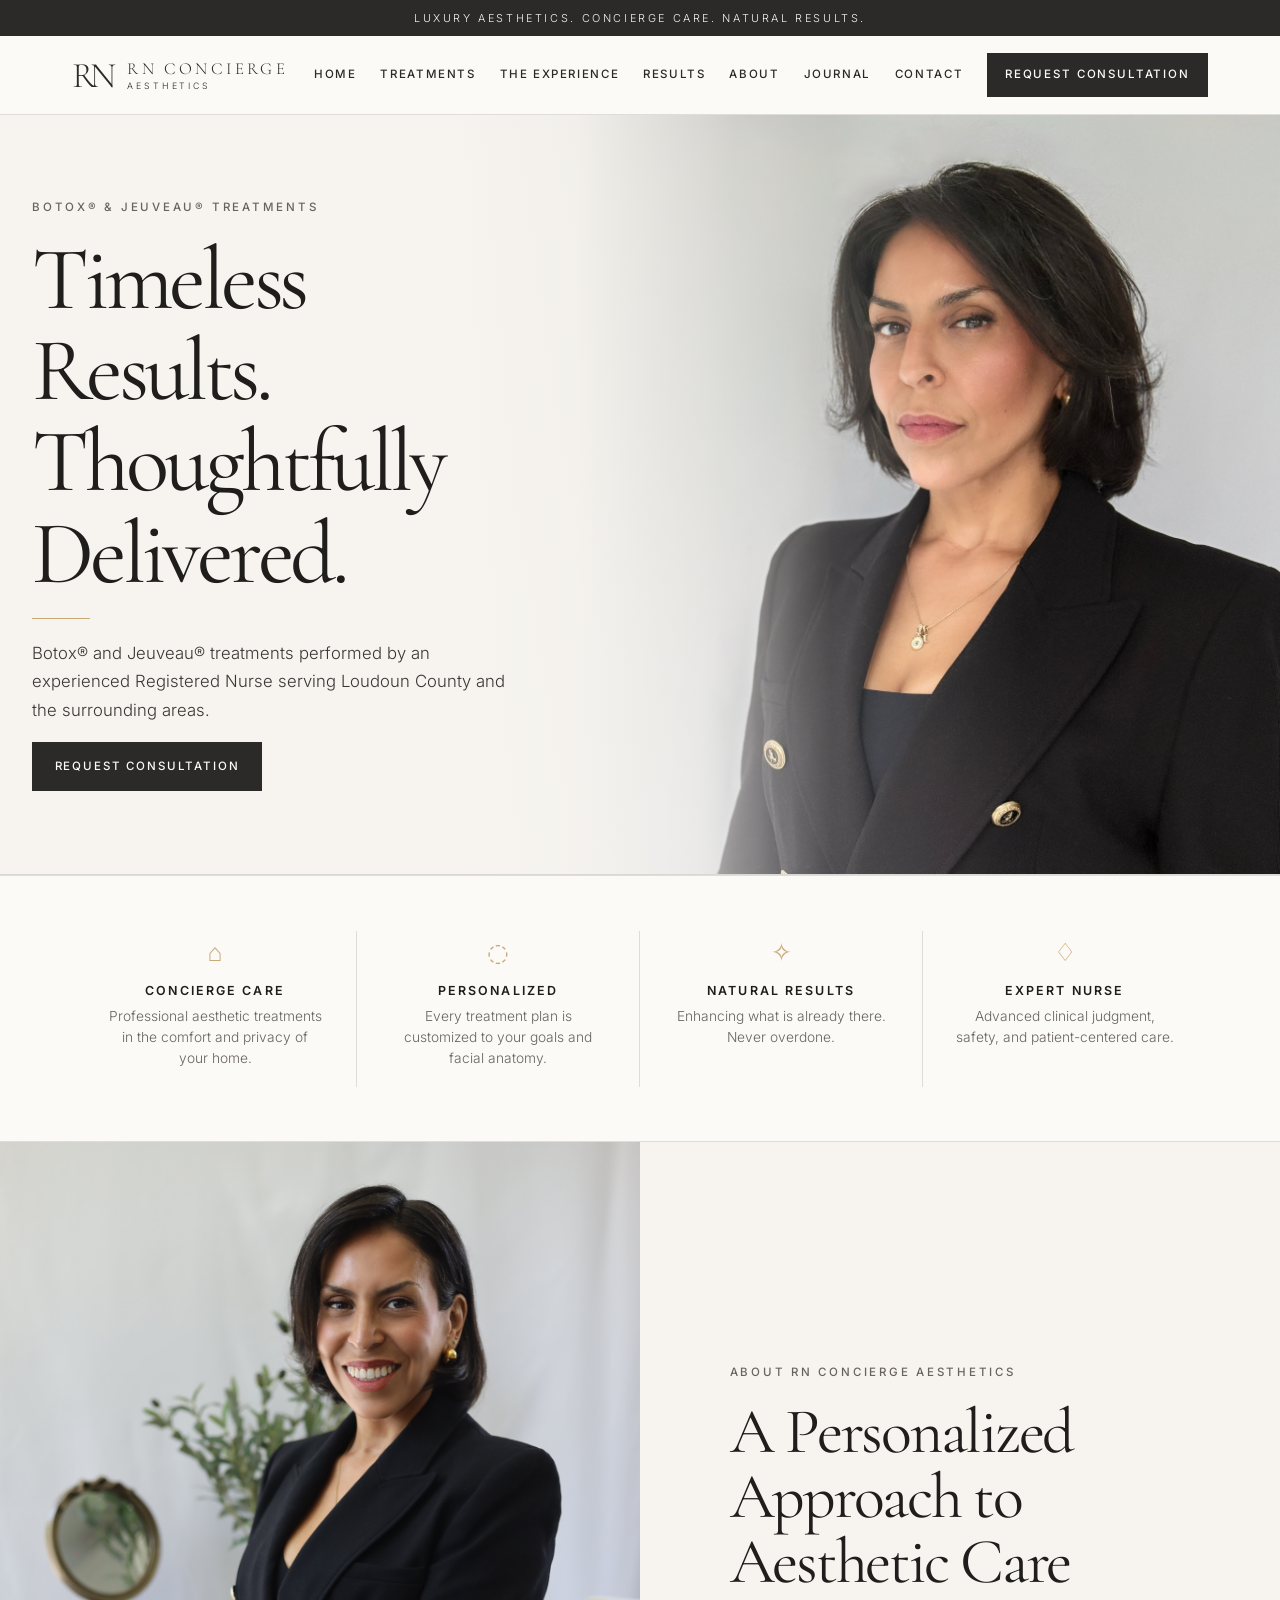
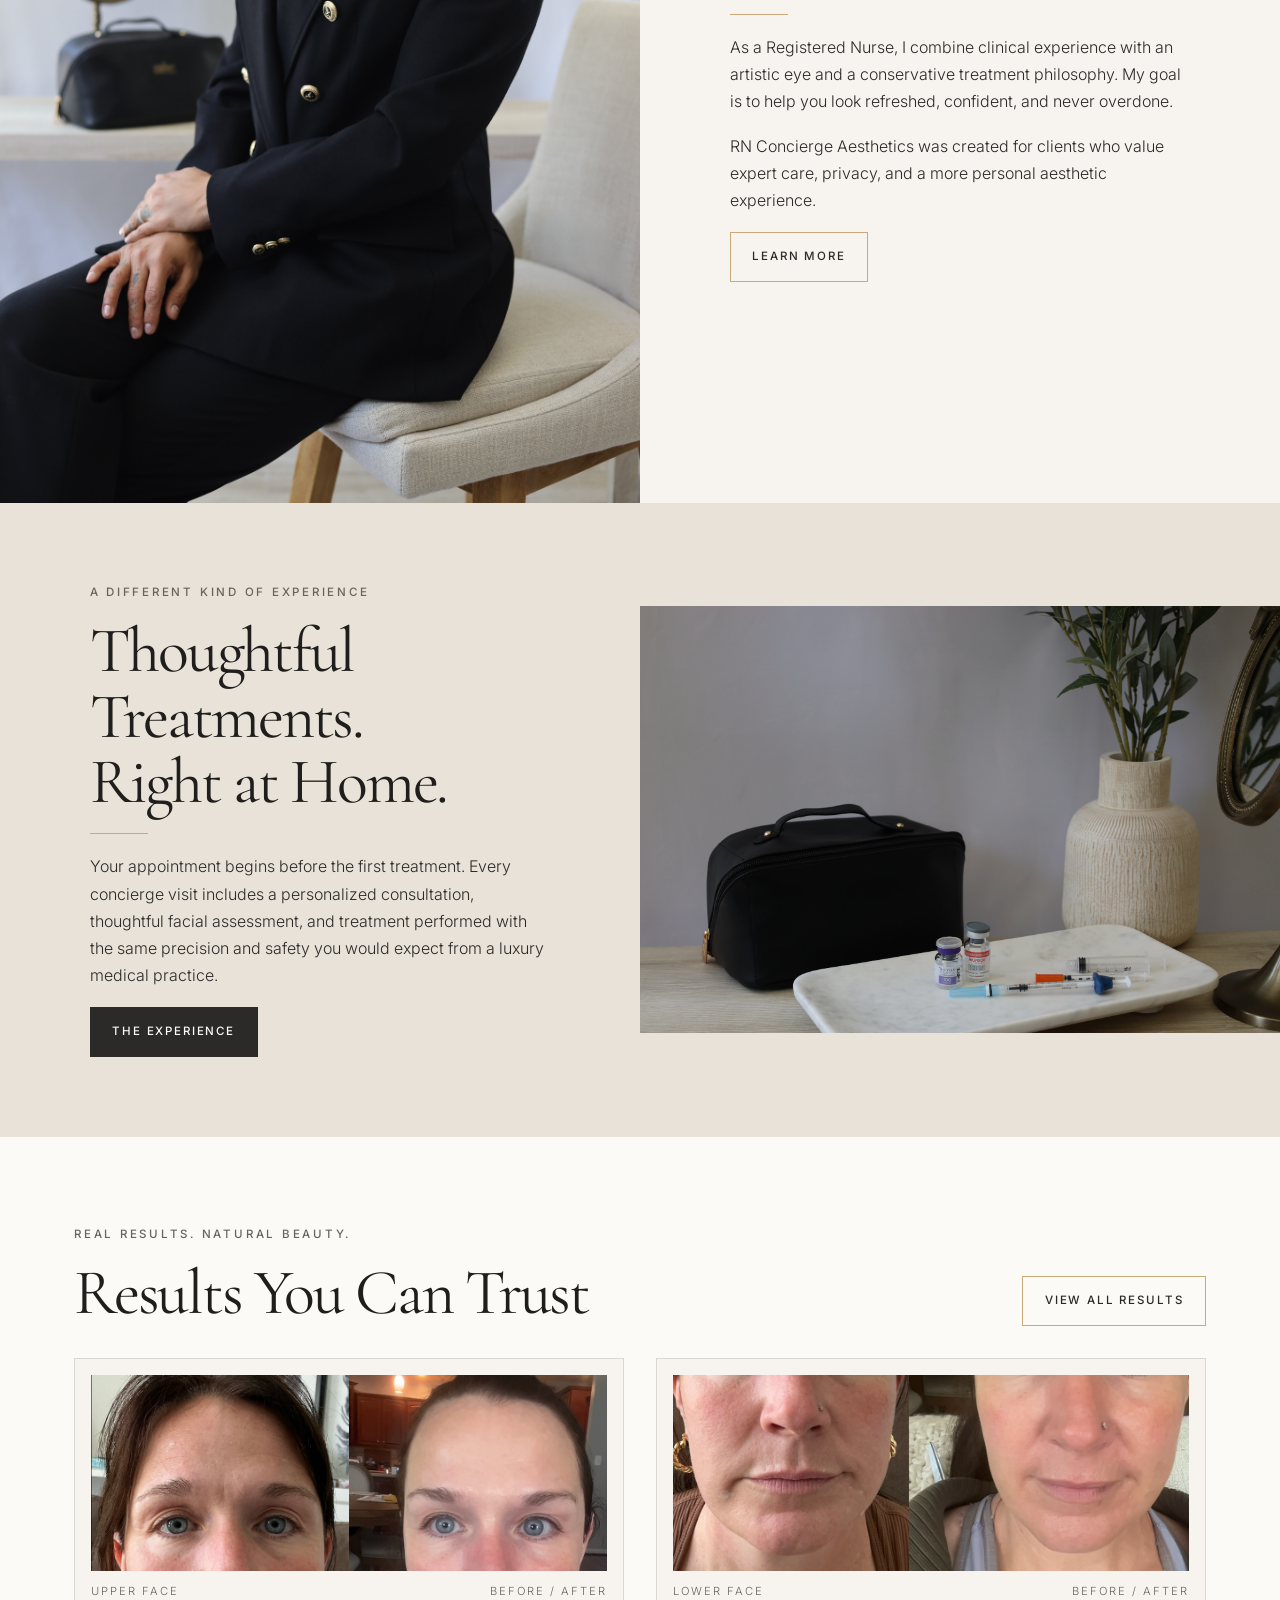
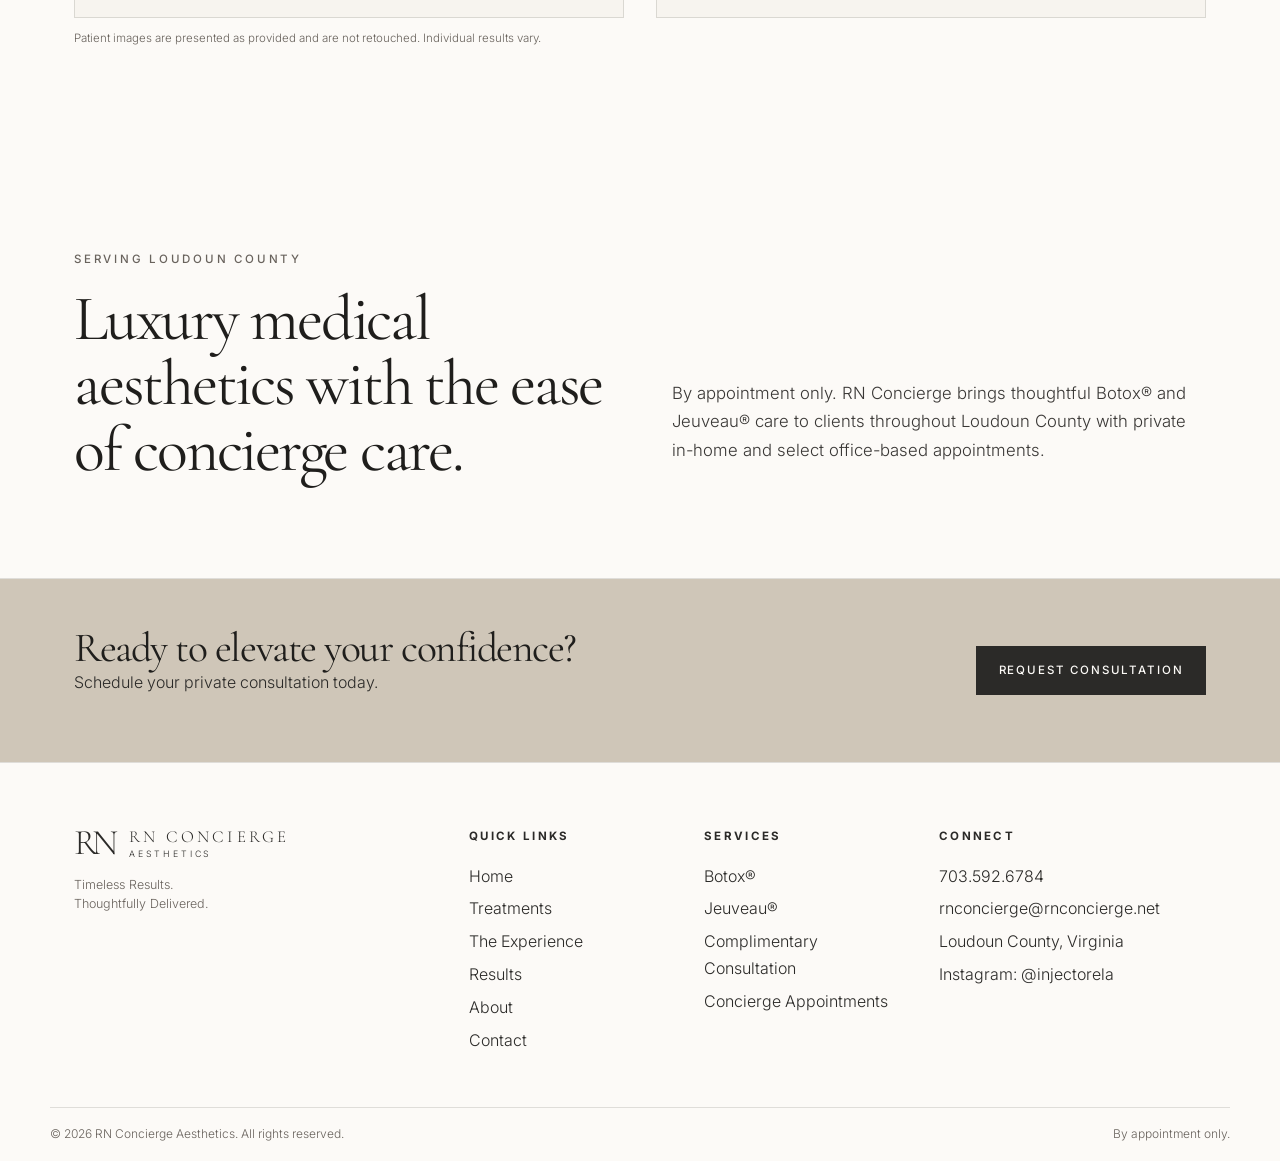
<file: index.html>
<!doctype html><html lang="en"><head><meta charset="utf-8"><meta name="viewport" content="width=device-width, initial-scale=1"><title>RN Concierge Aesthetics | Botox® & Jeuveau® in Loudoun County</title><meta name="description" content="Botox® and Jeuveau® treatments by an experienced Registered Nurse serving Loudoun County with private concierge aesthetic appointments."><link rel="stylesheet" href="styles.css"><meta property="og:title" content="RN Concierge Aesthetics | Botox® & Jeuveau® in Loudoun County"><meta property="og:description" content="Botox® and Jeuveau® treatments by an experienced Registered Nurse serving Loudoun County with private concierge aesthetic appointments."><meta property="og:type" content="website"><meta property="og:image" content="assets/ela-hero.png"></head><body><a class="skip" href="#main">Skip to content</a><div class="topline">Luxury aesthetics. Concierge care. Natural results.</div>
<header class="site-header"><nav class="nav" aria-label="Primary navigation"><a class="brand" href="index.html" aria-label="RN Concierge Aesthetics home"><span class="monogram">RN</span><span class="brand-text">RN Concierge<span>Aesthetics</span></span></a><div class="menu"><a href="index.html" aria-current=page>Home</a><a href="treatments.html" >Treatments</a><a href="experience.html" >The Experience</a><a href="results.html" >Results</a><a href="about.html" >About</a><a href="journal.html" >Journal</a><a href="contact.html" >Contact</a><a class="button" href="https://rnconcierge.myaestheticrecord.com" target="_blank" rel="noopener">Request Consultation</a></div><button class="mobile-toggle" aria-label="Open menu">☰</button></nav></header>
<main id="main">
<section class="hero"><div class="hero-copy"><div class="eyebrow">Botox® & Jeuveau® treatments</div><h1>Timeless Results.<br>Thoughtfully Delivered.</h1><div class="rule"></div><p class="lead">Botox® and Jeuveau® treatments performed by an experienced Registered Nurse serving Loudoun County and the surrounding areas.</p><a class="btn" href="https://rnconcierge.myaestheticrecord.com" target="_blank" rel="noopener">Request Consultation</a></div><img class="hero-img" src="assets/ela-hero.png" alt="Ela, founder and Registered Nurse injector at RN Concierge Aesthetics"></section>
<section class="pillars" aria-label="RN Concierge values"><div class="pillar-grid"><div class="pillar"><div class="icon">⌂</div><h3>Concierge Care</h3><p>Professional aesthetic treatments in the comfort and privacy of your home.</p></div><div class="pillar"><div class="icon">◌</div><h3>Personalized</h3><p>Every treatment plan is customized to your goals and facial anatomy.</p></div><div class="pillar"><div class="icon">✧</div><h3>Natural Results</h3><p>Enhancing what is already there. Never overdone.</p></div><div class="pillar"><div class="icon">♢</div><h3>Expert Nurse</h3><p>Advanced clinical judgment, safety, and patient-centered care.</p></div></div></section>
<section class="split about"><div class="media"><img src="assets/ela-about.png" alt="Ela smiling in a black blazer for RN Concierge Aesthetics"></div><div class="text"><div class="eyebrow">About RN Concierge Aesthetics</div><h2>A Personalized Approach to Aesthetic Care</h2><div class="rule"></div><p>As a Registered Nurse, I combine clinical experience with an artistic eye and a conservative treatment philosophy. My goal is to help you look refreshed, confident, and never overdone.</p><p>RN Concierge Aesthetics was created for clients who value expert care, privacy, and a more personal aesthetic experience.</p><a class="btn light" href="about.html">Learn More</a></div></section>
<section class="split experience-band"><div class="text"><div class="eyebrow">A Different Kind of Experience</div><h2>Thoughtful Treatments.<br>Right at Home.</h2><div class="rule"></div><p>Your appointment begins before the first treatment. Every concierge visit includes a personalized consultation, thoughtful facial assessment, and treatment performed with the same precision and safety you would expect from a luxury medical practice.</p><a class="btn" href="experience.html">The Experience</a></div><div class="media"><img src="assets/treatment-kit.png" alt="RN Concierge treatment kit with Botox, Jeuveau, and treatment supplies arranged on a marble tray"></div></section>
<section class="section results-preview"><div class="wrap"><div class="results-head"><div><div class="eyebrow">Real Results. Natural Beauty.</div><h2>Results You Can Trust</h2></div><a class="btn light" href="results.html">View All Results</a></div><div class="ba-grid"><article class="ba-card"><img src="assets/before-after-upper.png" alt="Before and after upper face neuromodulator result"><div class="caption"><span>Upper Face</span><span>Before / After</span></div></article><article class="ba-card"><img src="assets/before-after-lower.png" alt="Before and after lower face neuromodulator result"><div class="caption"><span>Lower Face</span><span>Before / After</span></div></article></div><p class="image-note">Patient images are presented as provided and are not retouched. Individual results vary.</p></div></section>
<section class="page-hero"><div class="wrap"><div><div class="eyebrow">Serving Loudoun County</div><h2>Luxury medical aesthetics with the ease of concierge care.</h2></div><p class="lead">By appointment only. RN Concierge brings thoughtful Botox® and Jeuveau® care to clients throughout Loudoun County with private in-home and select office-based appointments.</p></div></section>
</main><section class="cta-band"><div class="cta-inner"><div><h2>Ready to elevate your confidence?</h2><p>Schedule your private consultation today.</p></div><a class="btn" href="https://rnconcierge.myaestheticrecord.com" target="_blank" rel="noopener">Request Consultation</a></div></section>
<footer class="footer"><div class="footer-grid"><div><a class="brand" href="index.html"><span class="monogram">RN</span><span class="brand-text">RN Concierge<span>Aesthetics</span></span></a><p class="fineprint" style="margin-top:1rem">Timeless Results.<br>Thoughtfully Delivered.</p></div><div><h4>Quick Links</h4><ul><li><a href="index.html">Home</a></li><li><a href="treatments.html">Treatments</a></li><li><a href="experience.html">The Experience</a></li><li><a href="results.html">Results</a></li><li><a href="about.html">About</a></li><li><a href="contact.html">Contact</a></li></ul></div><div><h4>Services</h4><ul><li>Botox®</li><li>Jeuveau®</li><li>Complimentary Consultation</li><li>Concierge Appointments</li></ul></div><div><h4>Connect</h4><ul><li><a href="tel:+17035926784">703.592.6784</a></li><li><a href="mailto:rnconcierge@rnconcierge.net">rnconcierge@rnconcierge.net</a></li><li>Loudoun County, Virginia</li><li><a href="https://www.instagram.com/injectorela" target="_blank" rel="noopener">Instagram: @injectorela</a></li></ul></div></div><div class="copyright"><span>© 2026 RN Concierge Aesthetics. All rights reserved.</span><span>By appointment only.</span></div></footer></body></html>
</file>
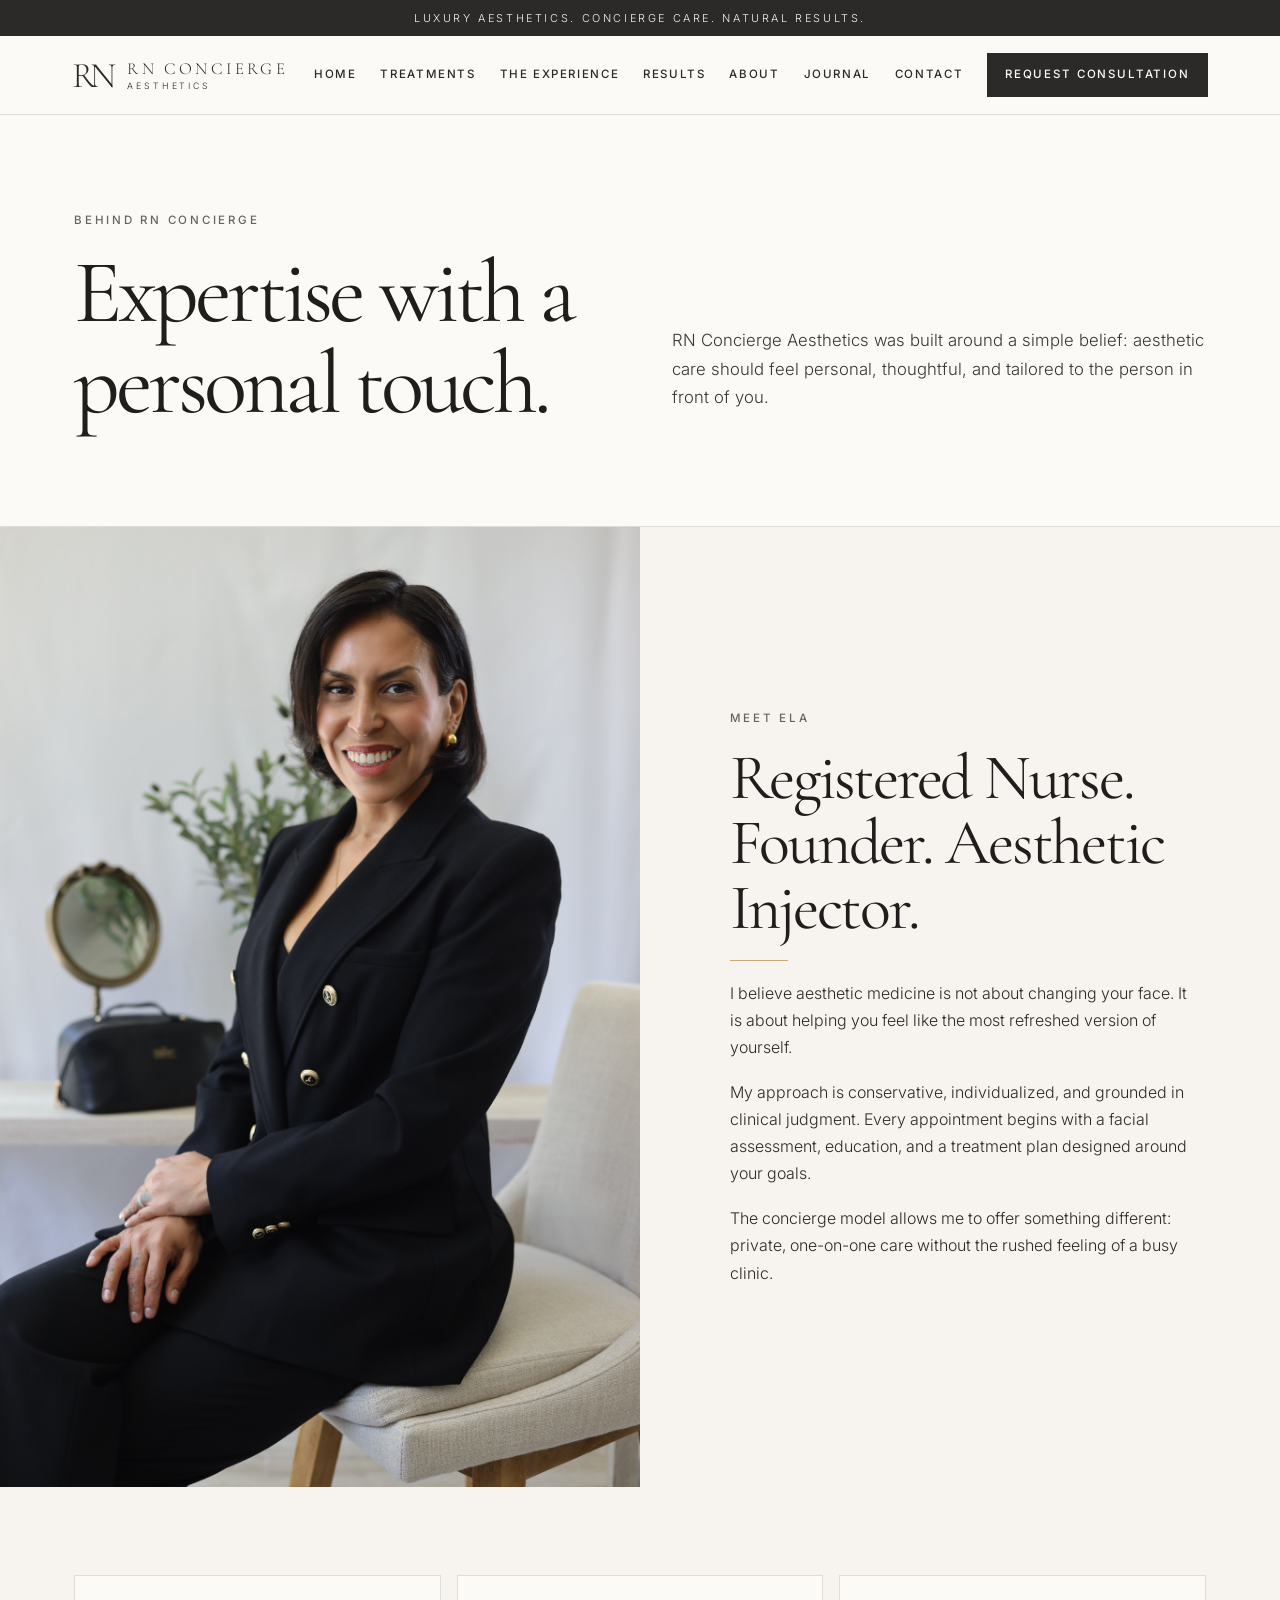
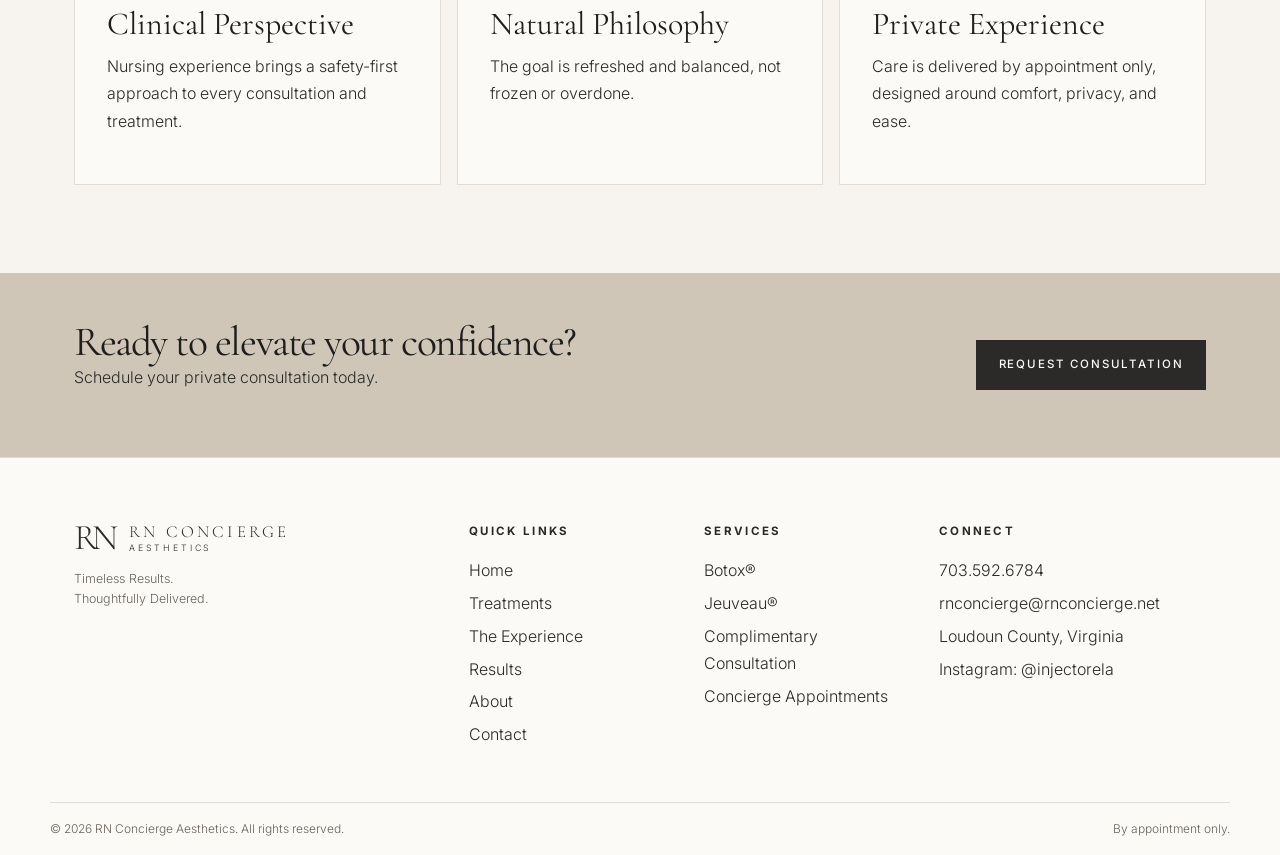
<file: about.html>
<!doctype html><html lang="en"><head><meta charset="utf-8"><meta name="viewport" content="width=device-width, initial-scale=1"><title>About Ela | RN Concierge Aesthetics</title><meta name="description" content="Meet Ela, Registered Nurse and founder of RN Concierge Aesthetics, offering Botox® and Jeuveau® treatments in Loudoun County."><link rel="stylesheet" href="styles.css"><meta property="og:title" content="About Ela | RN Concierge Aesthetics"><meta property="og:description" content="Meet Ela, Registered Nurse and founder of RN Concierge Aesthetics, offering Botox® and Jeuveau® treatments in Loudoun County."><meta property="og:type" content="website"><meta property="og:image" content="assets/ela-hero.png"></head><body><a class="skip" href="#main">Skip to content</a><div class="topline">Luxury aesthetics. Concierge care. Natural results.</div>
<header class="site-header"><nav class="nav" aria-label="Primary navigation"><a class="brand" href="index.html" aria-label="RN Concierge Aesthetics home"><span class="monogram">RN</span><span class="brand-text">RN Concierge<span>Aesthetics</span></span></a><div class="menu"><a href="index.html" >Home</a><a href="treatments.html" >Treatments</a><a href="experience.html" >The Experience</a><a href="results.html" >Results</a><a href="about.html" aria-current=page>About</a><a href="journal.html" >Journal</a><a href="contact.html" >Contact</a><a class="button" href="https://rnconcierge.myaestheticrecord.com" target="_blank" rel="noopener">Request Consultation</a></div><button class="mobile-toggle" aria-label="Open menu">☰</button></nav></header>
<main id="main"><section class="page-hero"><div class="wrap"><div><div class="eyebrow">Behind RN Concierge</div><h1>Expertise with a personal touch.</h1></div><p class="lead">RN Concierge Aesthetics was built around a simple belief: aesthetic care should feel personal, thoughtful, and tailored to the person in front of you.</p></div></section><section class="split about"><div class="media"><img src="assets/ela-about.png" alt="Ela, Registered Nurse and founder of RN Concierge Aesthetics"></div><div class="text"><div class="eyebrow">Meet Ela</div><h2>Registered Nurse. Founder. Aesthetic Injector.</h2><div class="rule"></div><p>I believe aesthetic medicine is not about changing your face. It is about helping you feel like the most refreshed version of yourself.</p><p>My approach is conservative, individualized, and grounded in clinical judgment. Every appointment begins with a facial assessment, education, and a treatment plan designed around your goals.</p><p>The concierge model allows me to offer something different: private, one-on-one care without the rushed feeling of a busy clinic.</p></div></section><section class="section"><div class="wrap content-grid"><div class="card"><h3>Clinical Perspective</h3><p>Nursing experience brings a safety-first approach to every consultation and treatment.</p></div><div class="card"><h3>Natural Philosophy</h3><p>The goal is refreshed and balanced, not frozen or overdone.</p></div><div class="card"><h3>Private Experience</h3><p>Care is delivered by appointment only, designed around comfort, privacy, and ease.</p></div></div></section></main><section class="cta-band"><div class="cta-inner"><div><h2>Ready to elevate your confidence?</h2><p>Schedule your private consultation today.</p></div><a class="btn" href="https://rnconcierge.myaestheticrecord.com" target="_blank" rel="noopener">Request Consultation</a></div></section>
<footer class="footer"><div class="footer-grid"><div><a class="brand" href="index.html"><span class="monogram">RN</span><span class="brand-text">RN Concierge<span>Aesthetics</span></span></a><p class="fineprint" style="margin-top:1rem">Timeless Results.<br>Thoughtfully Delivered.</p></div><div><h4>Quick Links</h4><ul><li><a href="index.html">Home</a></li><li><a href="treatments.html">Treatments</a></li><li><a href="experience.html">The Experience</a></li><li><a href="results.html">Results</a></li><li><a href="about.html">About</a></li><li><a href="contact.html">Contact</a></li></ul></div><div><h4>Services</h4><ul><li>Botox®</li><li>Jeuveau®</li><li>Complimentary Consultation</li><li>Concierge Appointments</li></ul></div><div><h4>Connect</h4><ul><li><a href="tel:+17035926784">703.592.6784</a></li><li><a href="mailto:rnconcierge@rnconcierge.net">rnconcierge@rnconcierge.net</a></li><li>Loudoun County, Virginia</li><li><a href="https://www.instagram.com/injectorela" target="_blank" rel="noopener">Instagram: @injectorela</a></li></ul></div></div><div class="copyright"><span>© 2026 RN Concierge Aesthetics. All rights reserved.</span><span>By appointment only.</span></div></footer></body></html>
</file>
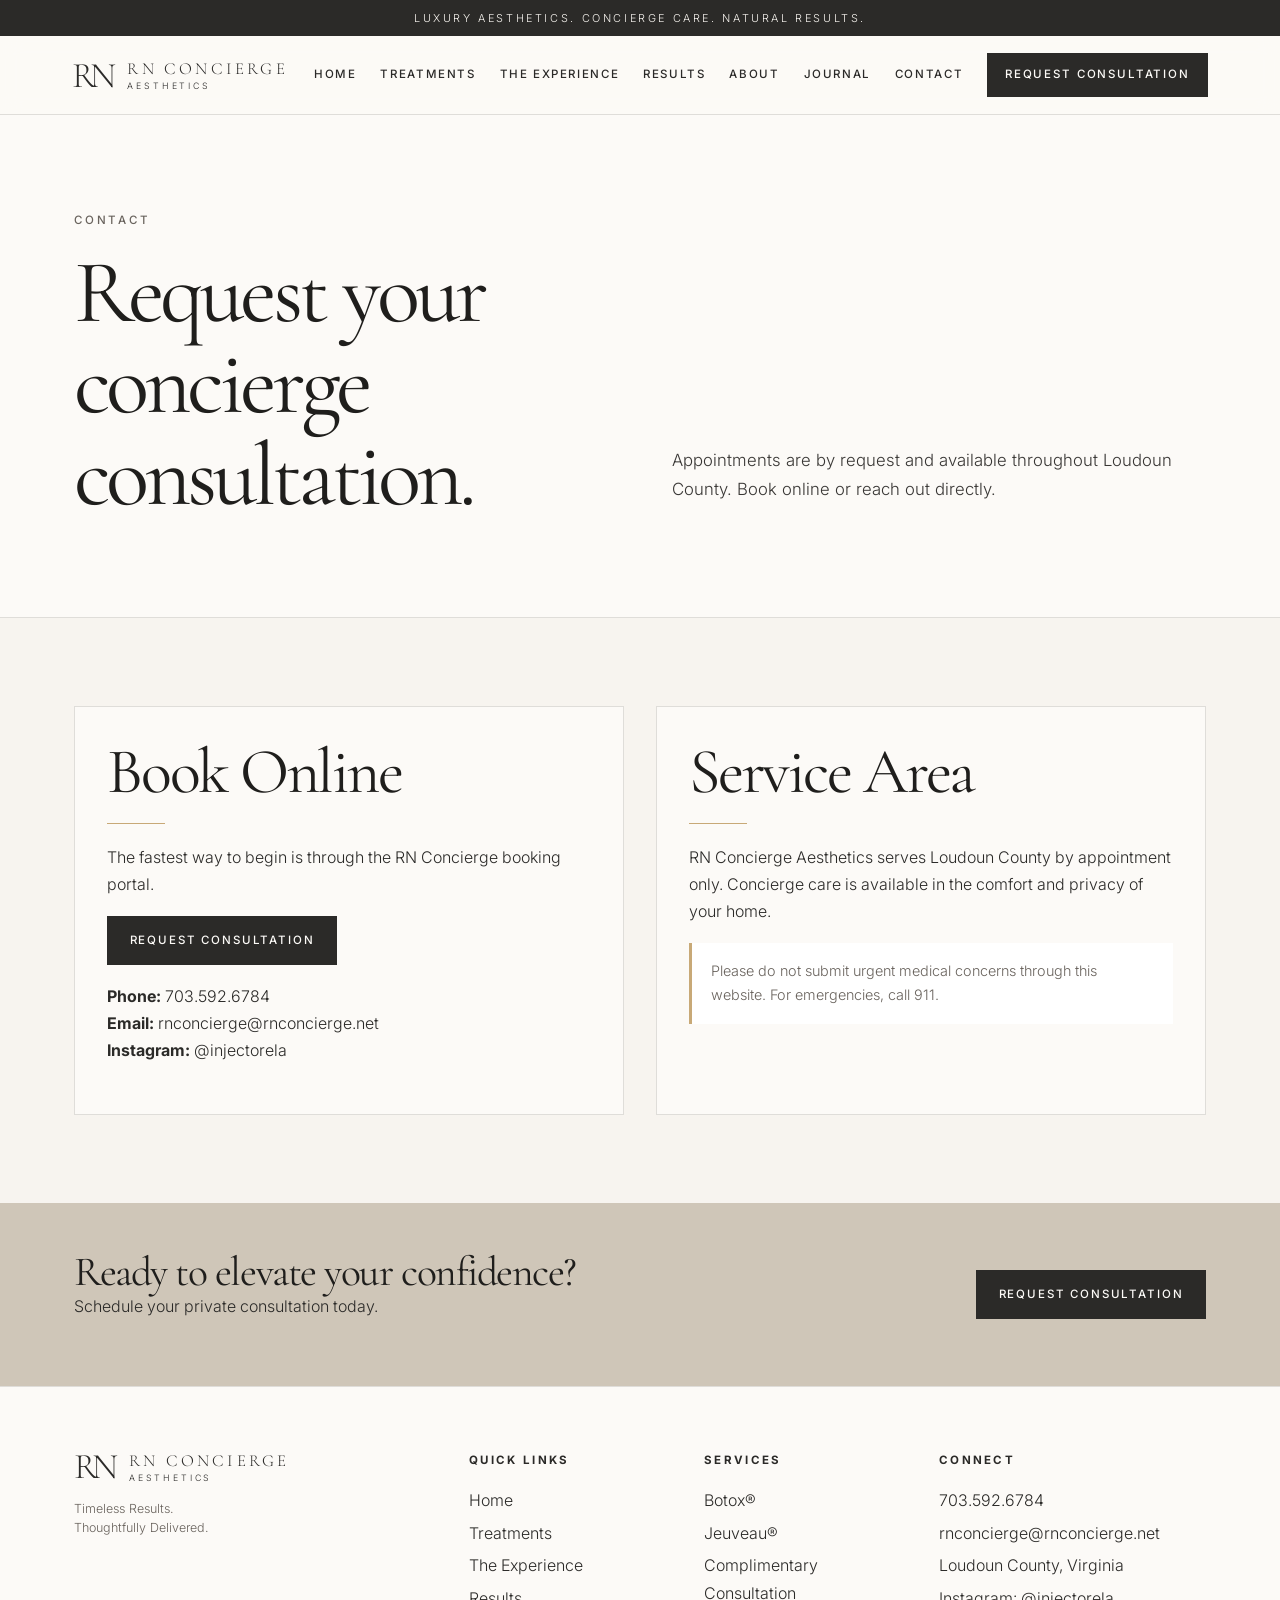
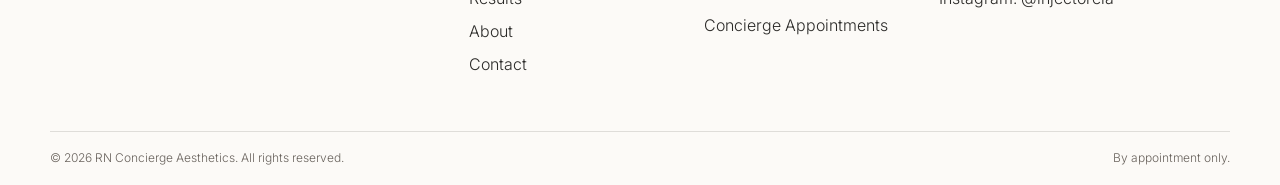
<file: contact.html>
<!doctype html><html lang="en"><head><meta charset="utf-8"><meta name="viewport" content="width=device-width, initial-scale=1"><title>Contact | RN Concierge Aesthetics</title><meta name="description" content="Contact RN Concierge Aesthetics to request a complimentary consultation in Loudoun County."><link rel="stylesheet" href="styles.css"><meta property="og:title" content="Contact | RN Concierge Aesthetics"><meta property="og:description" content="Contact RN Concierge Aesthetics to request a complimentary consultation in Loudoun County."><meta property="og:type" content="website"><meta property="og:image" content="assets/ela-hero.png"></head><body><a class="skip" href="#main">Skip to content</a><div class="topline">Luxury aesthetics. Concierge care. Natural results.</div>
<header class="site-header"><nav class="nav" aria-label="Primary navigation"><a class="brand" href="index.html" aria-label="RN Concierge Aesthetics home"><span class="monogram">RN</span><span class="brand-text">RN Concierge<span>Aesthetics</span></span></a><div class="menu"><a href="index.html" >Home</a><a href="treatments.html" >Treatments</a><a href="experience.html" >The Experience</a><a href="results.html" >Results</a><a href="about.html" >About</a><a href="journal.html" >Journal</a><a href="contact.html" aria-current=page>Contact</a><a class="button" href="https://rnconcierge.myaestheticrecord.com" target="_blank" rel="noopener">Request Consultation</a></div><button class="mobile-toggle" aria-label="Open menu">☰</button></nav></header>
<main id="main"><section class="page-hero"><div class="wrap"><div><div class="eyebrow">Contact</div><h1>Request your concierge consultation.</h1></div><p class="lead">Appointments are by request and available throughout Loudoun County. Book online or reach out directly.</p></div></section><section class="section"><div class="wrap contact-grid"><div class="contact-box"><h2>Book Online</h2><div class="rule"></div><p>The fastest way to begin is through the RN Concierge booking portal.</p><p><a class="btn" href="https://rnconcierge.myaestheticrecord.com" target="_blank" rel="noopener">Request Consultation</a></p><p><strong>Phone:</strong> <a href="tel:+17035926784">703.592.6784</a><br><strong>Email:</strong> <a href="mailto:rnconcierge@rnconcierge.net">rnconcierge@rnconcierge.net</a><br><strong>Instagram:</strong> <a href="https://www.instagram.com/injectorela" target="_blank" rel="noopener">@injectorela</a></p></div><div class="contact-box form"><h2>Service Area</h2><div class="rule"></div><p>RN Concierge Aesthetics serves Loudoun County by appointment only. Concierge care is available in the comfort and privacy of your home.</p><div class="notice">Please do not submit urgent medical concerns through this website. For emergencies, call 911.</div></div></div></section></main><section class="cta-band"><div class="cta-inner"><div><h2>Ready to elevate your confidence?</h2><p>Schedule your private consultation today.</p></div><a class="btn" href="https://rnconcierge.myaestheticrecord.com" target="_blank" rel="noopener">Request Consultation</a></div></section>
<footer class="footer"><div class="footer-grid"><div><a class="brand" href="index.html"><span class="monogram">RN</span><span class="brand-text">RN Concierge<span>Aesthetics</span></span></a><p class="fineprint" style="margin-top:1rem">Timeless Results.<br>Thoughtfully Delivered.</p></div><div><h4>Quick Links</h4><ul><li><a href="index.html">Home</a></li><li><a href="treatments.html">Treatments</a></li><li><a href="experience.html">The Experience</a></li><li><a href="results.html">Results</a></li><li><a href="about.html">About</a></li><li><a href="contact.html">Contact</a></li></ul></div><div><h4>Services</h4><ul><li>Botox®</li><li>Jeuveau®</li><li>Complimentary Consultation</li><li>Concierge Appointments</li></ul></div><div><h4>Connect</h4><ul><li><a href="tel:+17035926784">703.592.6784</a></li><li><a href="mailto:rnconcierge@rnconcierge.net">rnconcierge@rnconcierge.net</a></li><li>Loudoun County, Virginia</li><li><a href="https://www.instagram.com/injectorela" target="_blank" rel="noopener">Instagram: @injectorela</a></li></ul></div></div><div class="copyright"><span>© 2026 RN Concierge Aesthetics. All rights reserved.</span><span>By appointment only.</span></div></footer></body></html>
</file>
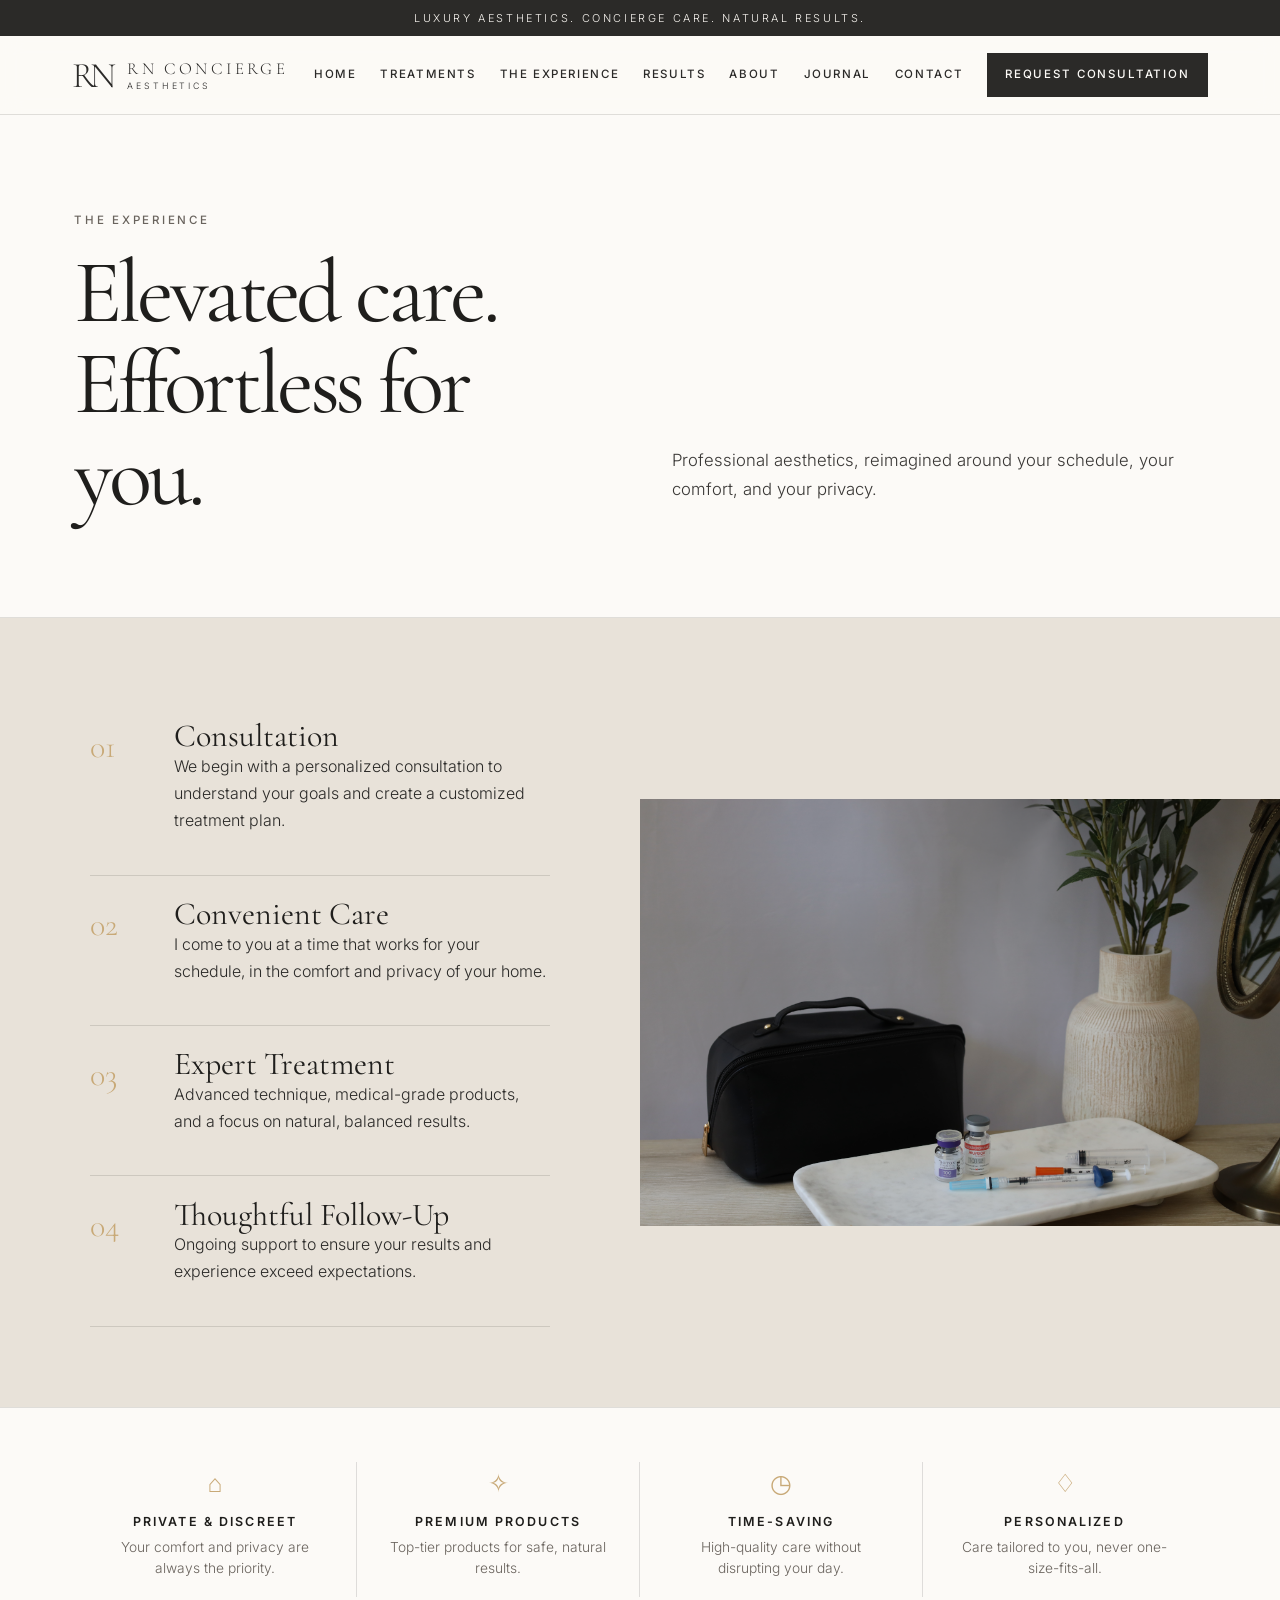
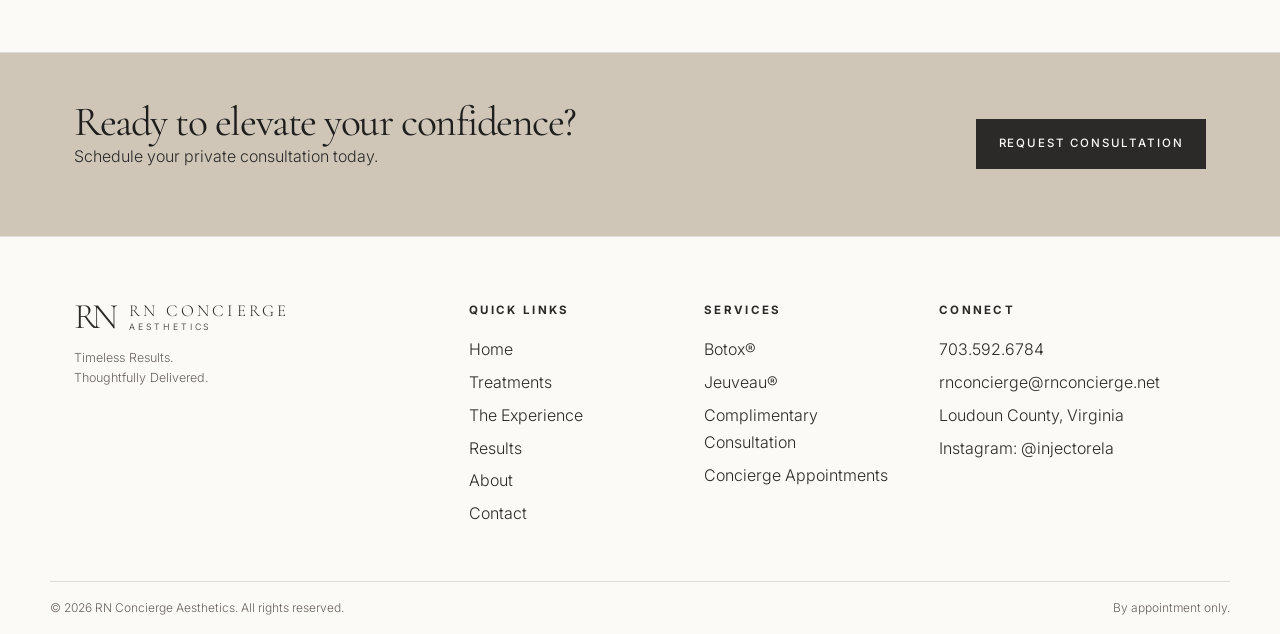
<file: experience.html>
<!doctype html><html lang="en"><head><meta charset="utf-8"><meta name="viewport" content="width=device-width, initial-scale=1"><title>The Experience | RN Concierge Aesthetics</title><meta name="description" content="Learn how concierge Botox® and Jeuveau® appointments work with RN Concierge Aesthetics in Loudoun County."><link rel="stylesheet" href="styles.css"><meta property="og:title" content="The Experience | RN Concierge Aesthetics"><meta property="og:description" content="Learn how concierge Botox® and Jeuveau® appointments work with RN Concierge Aesthetics in Loudoun County."><meta property="og:type" content="website"><meta property="og:image" content="assets/ela-hero.png"></head><body><a class="skip" href="#main">Skip to content</a><div class="topline">Luxury aesthetics. Concierge care. Natural results.</div>
<header class="site-header"><nav class="nav" aria-label="Primary navigation"><a class="brand" href="index.html" aria-label="RN Concierge Aesthetics home"><span class="monogram">RN</span><span class="brand-text">RN Concierge<span>Aesthetics</span></span></a><div class="menu"><a href="index.html" >Home</a><a href="treatments.html" >Treatments</a><a href="experience.html" aria-current=page>The Experience</a><a href="results.html" >Results</a><a href="about.html" >About</a><a href="journal.html" >Journal</a><a href="contact.html" >Contact</a><a class="button" href="https://rnconcierge.myaestheticrecord.com" target="_blank" rel="noopener">Request Consultation</a></div><button class="mobile-toggle" aria-label="Open menu">☰</button></nav></header>
<main id="main"><section class="page-hero"><div class="wrap"><div><div class="eyebrow">The Experience</div><h1>Elevated care. Effortless for you.</h1></div><p class="lead">Professional aesthetics, reimagined around your schedule, your comfort, and your privacy.</p></div></section><section class="split experience-band"><div class="text steps"><div class="step"><div><h3>Consultation</h3><p>We begin with a personalized consultation to understand your goals and create a customized treatment plan.</p></div></div><div class="step"><div><h3>Convenient Care</h3><p>I come to you at a time that works for your schedule, in the comfort and privacy of your home.</p></div></div><div class="step"><div><h3>Expert Treatment</h3><p>Advanced technique, medical-grade products, and a focus on natural, balanced results.</p></div></div><div class="step"><div><h3>Thoughtful Follow-Up</h3><p>Ongoing support to ensure your results and experience exceed expectations.</p></div></div></div><div class="media"><img src="assets/treatment-kit.png" alt="RN Concierge treatment kit arranged for an in-home aesthetic appointment"></div></section><section class="pillars"><div class="pillar-grid"><div class="pillar"><div class="icon">⌂</div><h3>Private & Discreet</h3><p>Your comfort and privacy are always the priority.</p></div><div class="pillar"><div class="icon">✧</div><h3>Premium Products</h3><p>Top-tier products for safe, natural results.</p></div><div class="pillar"><div class="icon">◷</div><h3>Time-Saving</h3><p>High-quality care without disrupting your day.</p></div><div class="pillar"><div class="icon">♢</div><h3>Personalized</h3><p>Care tailored to you, never one-size-fits-all.</p></div></div></section></main><section class="cta-band"><div class="cta-inner"><div><h2>Ready to elevate your confidence?</h2><p>Schedule your private consultation today.</p></div><a class="btn" href="https://rnconcierge.myaestheticrecord.com" target="_blank" rel="noopener">Request Consultation</a></div></section>
<footer class="footer"><div class="footer-grid"><div><a class="brand" href="index.html"><span class="monogram">RN</span><span class="brand-text">RN Concierge<span>Aesthetics</span></span></a><p class="fineprint" style="margin-top:1rem">Timeless Results.<br>Thoughtfully Delivered.</p></div><div><h4>Quick Links</h4><ul><li><a href="index.html">Home</a></li><li><a href="treatments.html">Treatments</a></li><li><a href="experience.html">The Experience</a></li><li><a href="results.html">Results</a></li><li><a href="about.html">About</a></li><li><a href="contact.html">Contact</a></li></ul></div><div><h4>Services</h4><ul><li>Botox®</li><li>Jeuveau®</li><li>Complimentary Consultation</li><li>Concierge Appointments</li></ul></div><div><h4>Connect</h4><ul><li><a href="tel:+17035926784">703.592.6784</a></li><li><a href="mailto:rnconcierge@rnconcierge.net">rnconcierge@rnconcierge.net</a></li><li>Loudoun County, Virginia</li><li><a href="https://www.instagram.com/injectorela" target="_blank" rel="noopener">Instagram: @injectorela</a></li></ul></div></div><div class="copyright"><span>© 2026 RN Concierge Aesthetics. All rights reserved.</span><span>By appointment only.</span></div></footer></body></html>
</file>
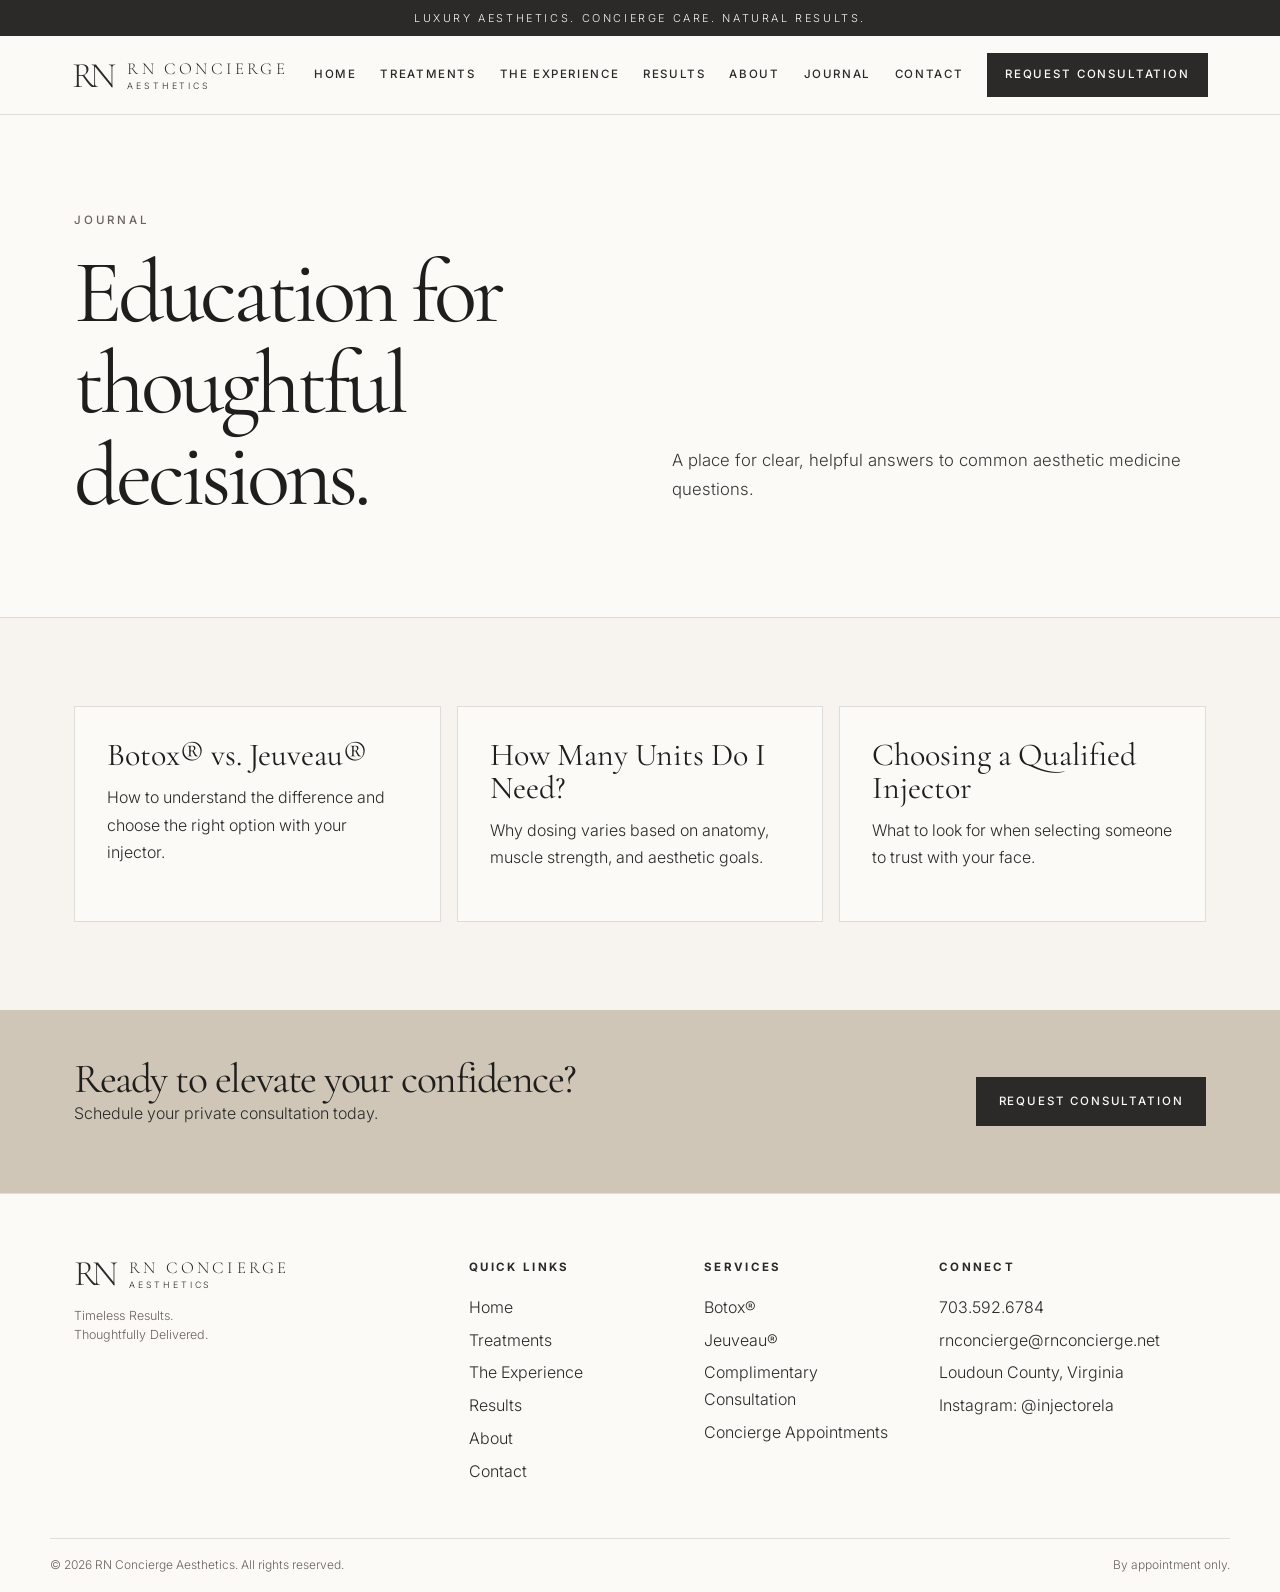
<file: journal.html>
<!doctype html><html lang="en"><head><meta charset="utf-8"><meta name="viewport" content="width=device-width, initial-scale=1"><title>Journal | RN Concierge Aesthetics</title><meta name="description" content="Educational articles from RN Concierge Aesthetics about Botox®, Jeuveau®, and choosing a qualified injector."><link rel="stylesheet" href="styles.css"><meta property="og:title" content="Journal | RN Concierge Aesthetics"><meta property="og:description" content="Educational articles from RN Concierge Aesthetics about Botox®, Jeuveau®, and choosing a qualified injector."><meta property="og:type" content="website"><meta property="og:image" content="assets/ela-hero.png"></head><body><a class="skip" href="#main">Skip to content</a><div class="topline">Luxury aesthetics. Concierge care. Natural results.</div>
<header class="site-header"><nav class="nav" aria-label="Primary navigation"><a class="brand" href="index.html" aria-label="RN Concierge Aesthetics home"><span class="monogram">RN</span><span class="brand-text">RN Concierge<span>Aesthetics</span></span></a><div class="menu"><a href="index.html" >Home</a><a href="treatments.html" >Treatments</a><a href="experience.html" >The Experience</a><a href="results.html" >Results</a><a href="about.html" >About</a><a href="journal.html" aria-current=page>Journal</a><a href="contact.html" >Contact</a><a class="button" href="https://rnconcierge.myaestheticrecord.com" target="_blank" rel="noopener">Request Consultation</a></div><button class="mobile-toggle" aria-label="Open menu">☰</button></nav></header>
<main id="main"><section class="page-hero"><div class="wrap"><div><div class="eyebrow">Journal</div><h1>Education for thoughtful decisions.</h1></div><p class="lead">A place for clear, helpful answers to common aesthetic medicine questions.</p></div></section><section class="section"><div class="wrap journal-list"><article class="card"><h3>Botox® vs. Jeuveau®</h3><p>How to understand the difference and choose the right option with your injector.</p></article><article class="card"><h3>How Many Units Do I Need?</h3><p>Why dosing varies based on anatomy, muscle strength, and aesthetic goals.</p></article><article class="card"><h3>Choosing a Qualified Injector</h3><p>What to look for when selecting someone to trust with your face.</p></article></div></section></main><section class="cta-band"><div class="cta-inner"><div><h2>Ready to elevate your confidence?</h2><p>Schedule your private consultation today.</p></div><a class="btn" href="https://rnconcierge.myaestheticrecord.com" target="_blank" rel="noopener">Request Consultation</a></div></section>
<footer class="footer"><div class="footer-grid"><div><a class="brand" href="index.html"><span class="monogram">RN</span><span class="brand-text">RN Concierge<span>Aesthetics</span></span></a><p class="fineprint" style="margin-top:1rem">Timeless Results.<br>Thoughtfully Delivered.</p></div><div><h4>Quick Links</h4><ul><li><a href="index.html">Home</a></li><li><a href="treatments.html">Treatments</a></li><li><a href="experience.html">The Experience</a></li><li><a href="results.html">Results</a></li><li><a href="about.html">About</a></li><li><a href="contact.html">Contact</a></li></ul></div><div><h4>Services</h4><ul><li>Botox®</li><li>Jeuveau®</li><li>Complimentary Consultation</li><li>Concierge Appointments</li></ul></div><div><h4>Connect</h4><ul><li><a href="tel:+17035926784">703.592.6784</a></li><li><a href="mailto:rnconcierge@rnconcierge.net">rnconcierge@rnconcierge.net</a></li><li>Loudoun County, Virginia</li><li><a href="https://www.instagram.com/injectorela" target="_blank" rel="noopener">Instagram: @injectorela</a></li></ul></div></div><div class="copyright"><span>© 2026 RN Concierge Aesthetics. All rights reserved.</span><span>By appointment only.</span></div></footer></body></html>
</file>
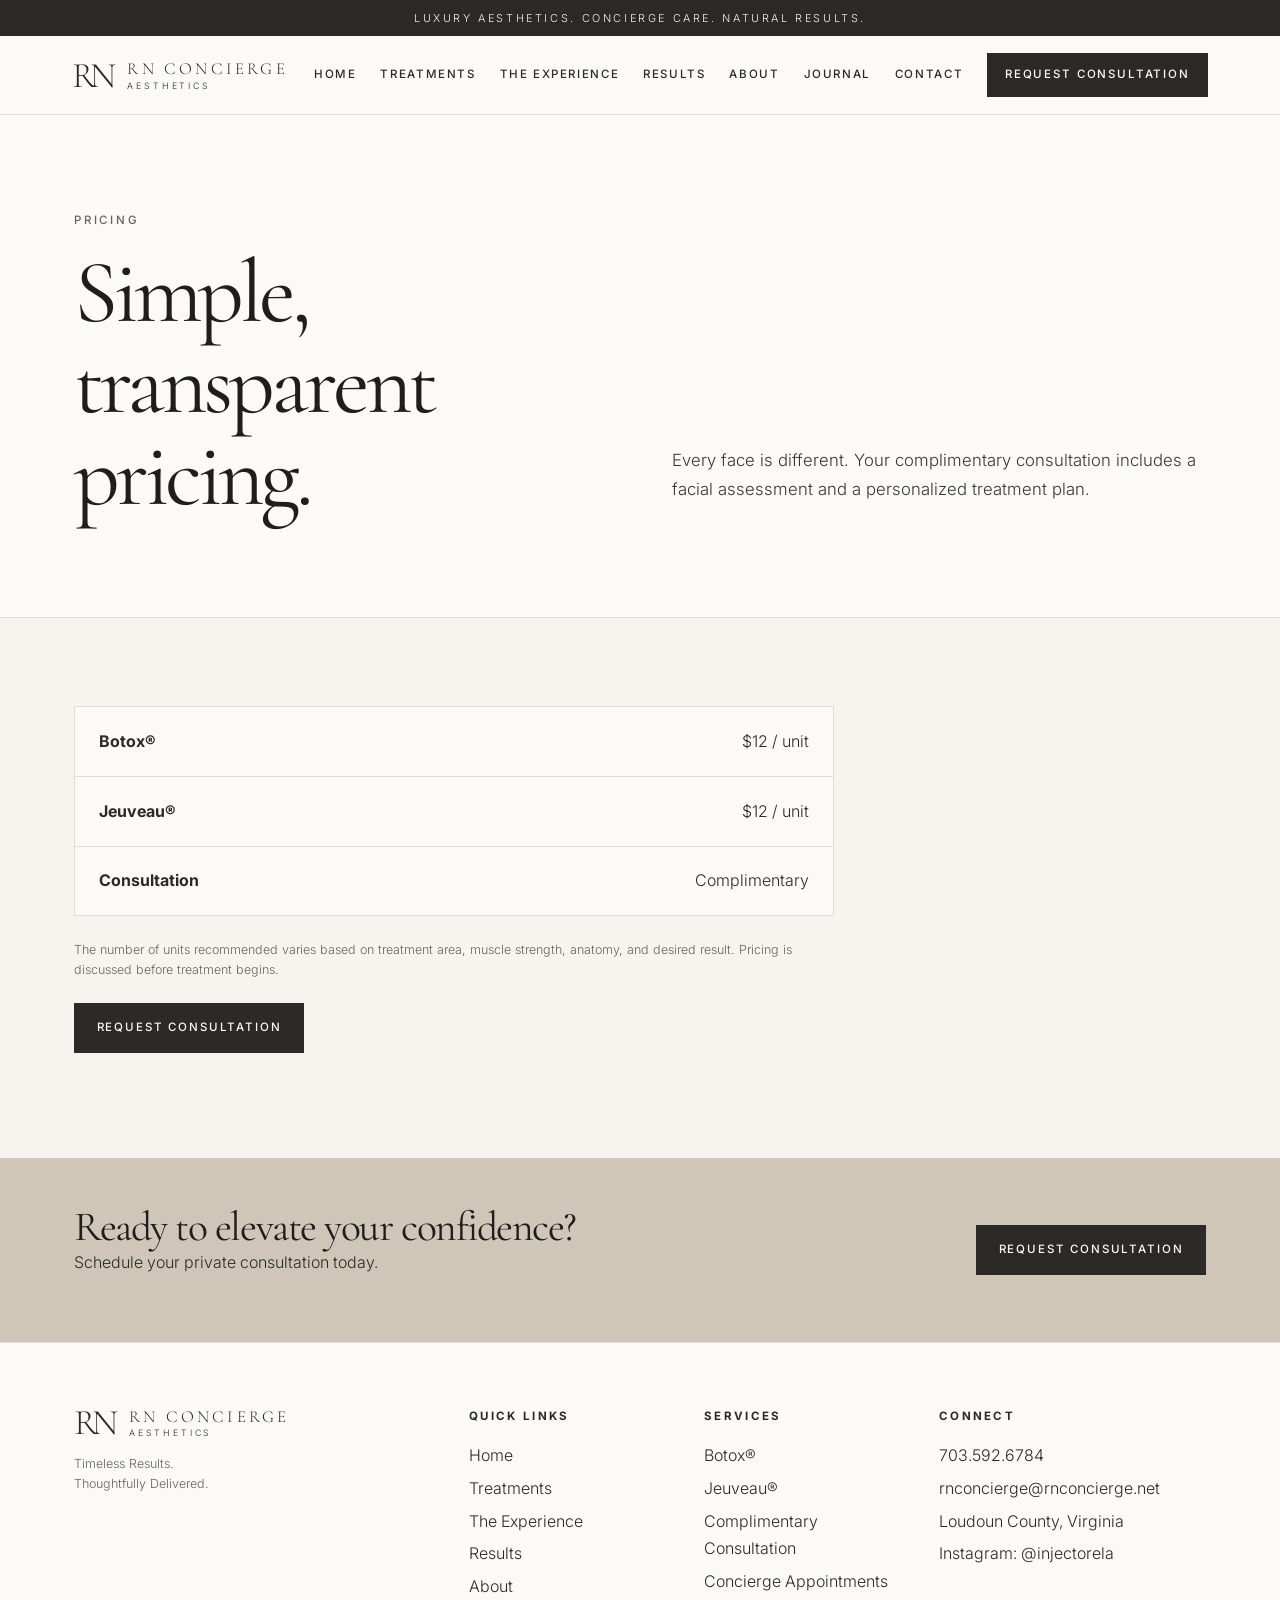
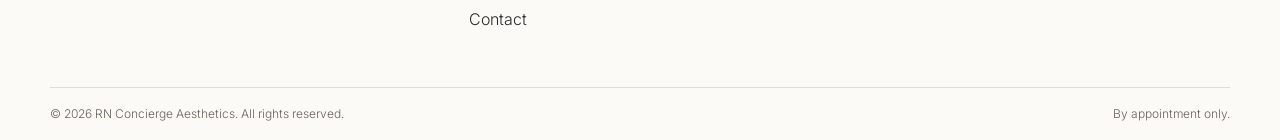
<file: pricing.html>
<!doctype html><html lang="en"><head><meta charset="utf-8"><meta name="viewport" content="width=device-width, initial-scale=1"><title>Pricing | RN Concierge Aesthetics</title><meta name="description" content="Pricing for Botox®, Jeuveau®, and complimentary consultations with RN Concierge Aesthetics."><link rel="stylesheet" href="styles.css"><meta property="og:title" content="Pricing | RN Concierge Aesthetics"><meta property="og:description" content="Pricing for Botox®, Jeuveau®, and complimentary consultations with RN Concierge Aesthetics."><meta property="og:type" content="website"><meta property="og:image" content="assets/ela-hero.png"></head><body><a class="skip" href="#main">Skip to content</a><div class="topline">Luxury aesthetics. Concierge care. Natural results.</div>
<header class="site-header"><nav class="nav" aria-label="Primary navigation"><a class="brand" href="index.html" aria-label="RN Concierge Aesthetics home"><span class="monogram">RN</span><span class="brand-text">RN Concierge<span>Aesthetics</span></span></a><div class="menu"><a href="index.html" >Home</a><a href="treatments.html" >Treatments</a><a href="experience.html" >The Experience</a><a href="results.html" >Results</a><a href="about.html" >About</a><a href="journal.html" >Journal</a><a href="contact.html" >Contact</a><a class="button" href="https://rnconcierge.myaestheticrecord.com" target="_blank" rel="noopener">Request Consultation</a></div><button class="mobile-toggle" aria-label="Open menu">☰</button></nav></header>
<main id="main"><section class="page-hero"><div class="wrap"><div><div class="eyebrow">Pricing</div><h1>Simple, transparent pricing.</h1></div><p class="lead">Every face is different. Your complimentary consultation includes a facial assessment and a personalized treatment plan.</p></div></section><section class="section"><div class="wrap"><div class="price-table"><div class="price-row"><strong>Botox®</strong><span>$12 / unit</span></div><div class="price-row"><strong>Jeuveau®</strong><span>$12 / unit</span></div><div class="price-row"><strong>Consultation</strong><span>Complimentary</span></div></div><p class="fineprint" style="margin-top:1.5rem;max-width:760px">The number of units recommended varies based on treatment area, muscle strength, anatomy, and desired result. Pricing is discussed before treatment begins.</p><p style="margin-top:1.5rem"><a class="btn" href="https://rnconcierge.myaestheticrecord.com" target="_blank" rel="noopener">Request Consultation</a></p></div></section></main><section class="cta-band"><div class="cta-inner"><div><h2>Ready to elevate your confidence?</h2><p>Schedule your private consultation today.</p></div><a class="btn" href="https://rnconcierge.myaestheticrecord.com" target="_blank" rel="noopener">Request Consultation</a></div></section>
<footer class="footer"><div class="footer-grid"><div><a class="brand" href="index.html"><span class="monogram">RN</span><span class="brand-text">RN Concierge<span>Aesthetics</span></span></a><p class="fineprint" style="margin-top:1rem">Timeless Results.<br>Thoughtfully Delivered.</p></div><div><h4>Quick Links</h4><ul><li><a href="index.html">Home</a></li><li><a href="treatments.html">Treatments</a></li><li><a href="experience.html">The Experience</a></li><li><a href="results.html">Results</a></li><li><a href="about.html">About</a></li><li><a href="contact.html">Contact</a></li></ul></div><div><h4>Services</h4><ul><li>Botox®</li><li>Jeuveau®</li><li>Complimentary Consultation</li><li>Concierge Appointments</li></ul></div><div><h4>Connect</h4><ul><li><a href="tel:+17035926784">703.592.6784</a></li><li><a href="mailto:rnconcierge@rnconcierge.net">rnconcierge@rnconcierge.net</a></li><li>Loudoun County, Virginia</li><li><a href="https://www.instagram.com/injectorela" target="_blank" rel="noopener">Instagram: @injectorela</a></li></ul></div></div><div class="copyright"><span>© 2026 RN Concierge Aesthetics. All rights reserved.</span><span>By appointment only.</span></div></footer></body></html>
</file>
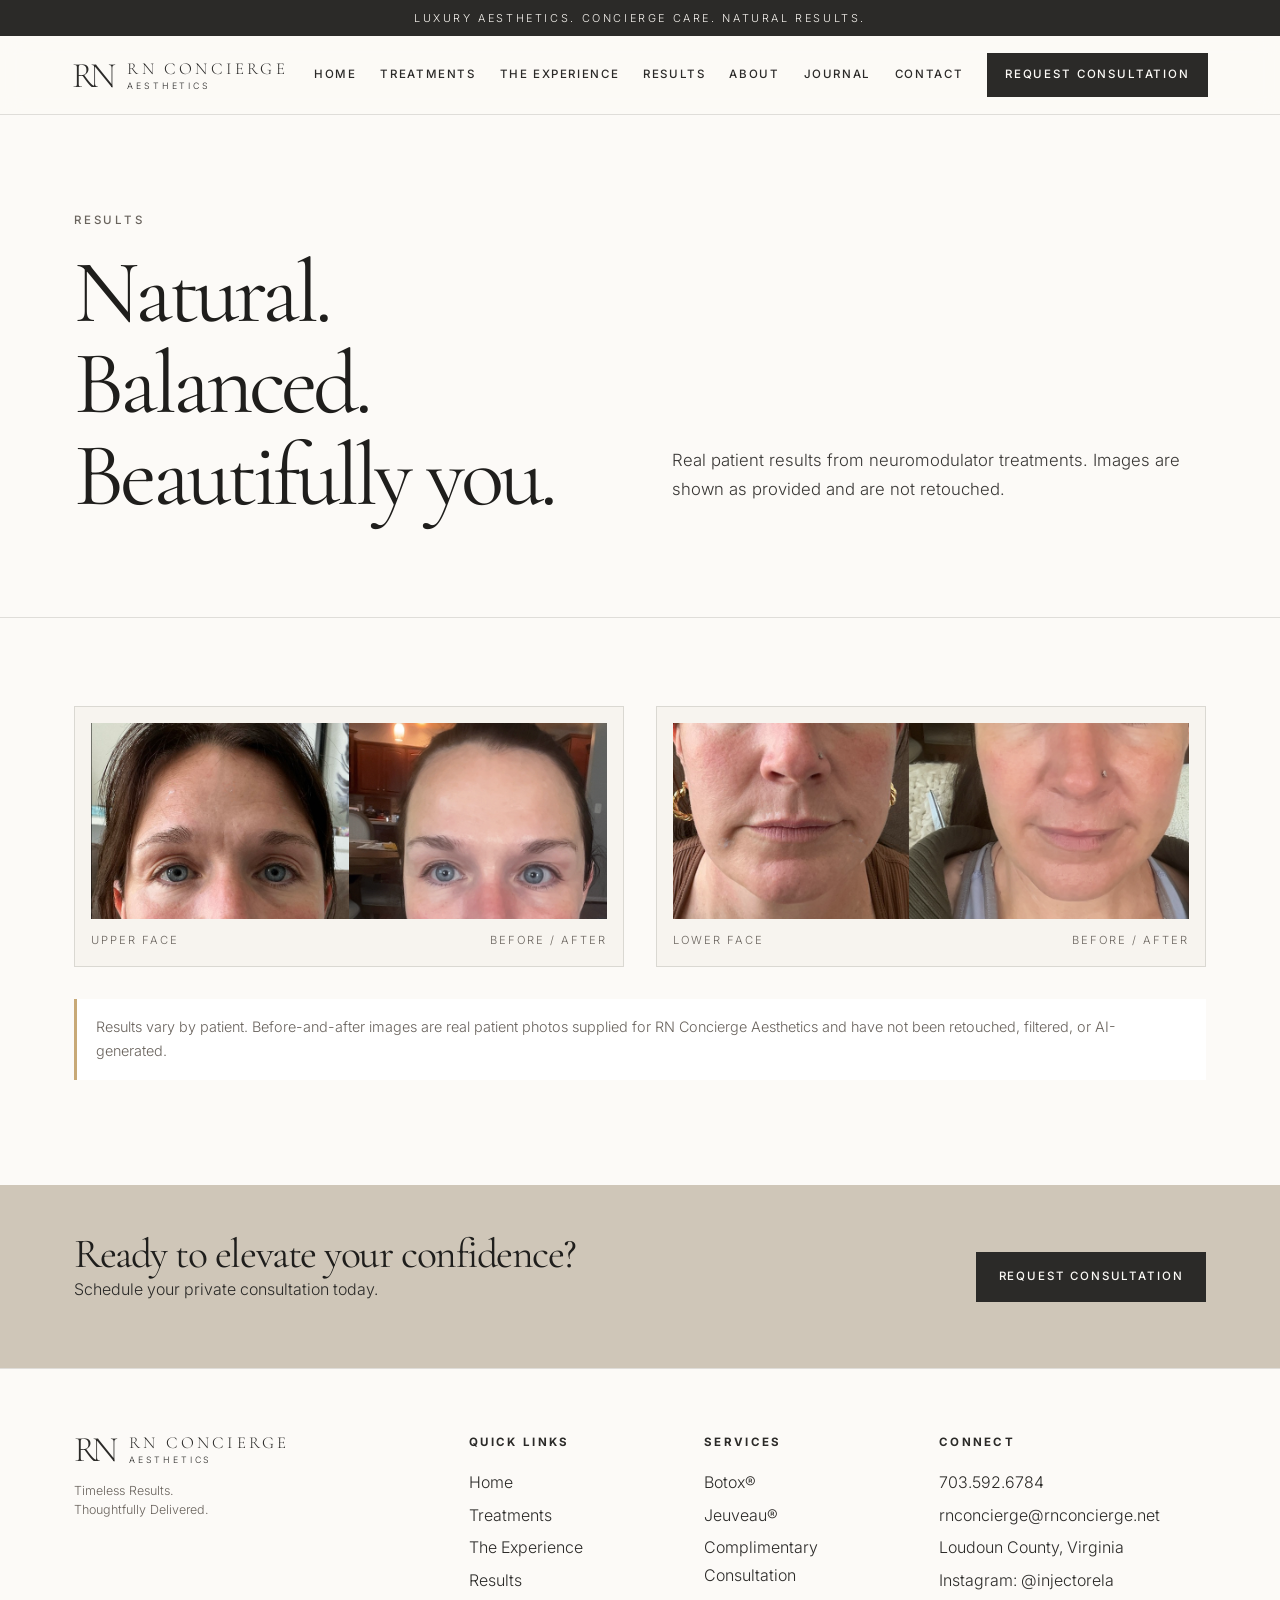
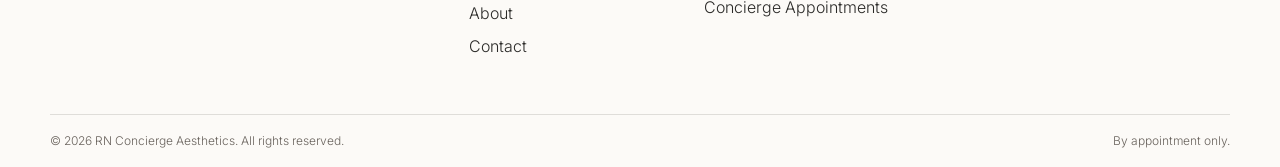
<file: results.html>
<!doctype html><html lang="en"><head><meta charset="utf-8"><meta name="viewport" content="width=device-width, initial-scale=1"><title>Before & After Results | RN Concierge Aesthetics</title><meta name="description" content="View real before-and-after results from RN Concierge Aesthetics. Patient images are not retouched."><link rel="stylesheet" href="styles.css"><meta property="og:title" content="Before & After Results | RN Concierge Aesthetics"><meta property="og:description" content="View real before-and-after results from RN Concierge Aesthetics. Patient images are not retouched."><meta property="og:type" content="website"><meta property="og:image" content="assets/ela-hero.png"></head><body><a class="skip" href="#main">Skip to content</a><div class="topline">Luxury aesthetics. Concierge care. Natural results.</div>
<header class="site-header"><nav class="nav" aria-label="Primary navigation"><a class="brand" href="index.html" aria-label="RN Concierge Aesthetics home"><span class="monogram">RN</span><span class="brand-text">RN Concierge<span>Aesthetics</span></span></a><div class="menu"><a href="index.html" >Home</a><a href="treatments.html" >Treatments</a><a href="experience.html" >The Experience</a><a href="results.html" aria-current=page>Results</a><a href="about.html" >About</a><a href="journal.html" >Journal</a><a href="contact.html" >Contact</a><a class="button" href="https://rnconcierge.myaestheticrecord.com" target="_blank" rel="noopener">Request Consultation</a></div><button class="mobile-toggle" aria-label="Open menu">☰</button></nav></header>
<main id="main"><section class="page-hero"><div class="wrap"><div><div class="eyebrow">Results</div><h1>Natural. Balanced. Beautifully you.</h1></div><p class="lead">Real patient results from neuromodulator treatments. Images are shown as provided and are not retouched.</p></div></section><section class="section results-preview"><div class="wrap"><div class="ba-grid"><article class="ba-card"><img src="assets/before-after-upper.png" alt="Before and after upper face result"><div class="caption"><span>Upper Face</span><span>Before / After</span></div></article><article class="ba-card"><img src="assets/before-after-lower.png" alt="Before and after lower face result"><div class="caption"><span>Lower Face</span><span>Before / After</span></div></article></div><p class="notice" style="margin-top:2rem">Results vary by patient. Before-and-after images are real patient photos supplied for RN Concierge Aesthetics and have not been retouched, filtered, or AI-generated.</p></div></section></main><section class="cta-band"><div class="cta-inner"><div><h2>Ready to elevate your confidence?</h2><p>Schedule your private consultation today.</p></div><a class="btn" href="https://rnconcierge.myaestheticrecord.com" target="_blank" rel="noopener">Request Consultation</a></div></section>
<footer class="footer"><div class="footer-grid"><div><a class="brand" href="index.html"><span class="monogram">RN</span><span class="brand-text">RN Concierge<span>Aesthetics</span></span></a><p class="fineprint" style="margin-top:1rem">Timeless Results.<br>Thoughtfully Delivered.</p></div><div><h4>Quick Links</h4><ul><li><a href="index.html">Home</a></li><li><a href="treatments.html">Treatments</a></li><li><a href="experience.html">The Experience</a></li><li><a href="results.html">Results</a></li><li><a href="about.html">About</a></li><li><a href="contact.html">Contact</a></li></ul></div><div><h4>Services</h4><ul><li>Botox®</li><li>Jeuveau®</li><li>Complimentary Consultation</li><li>Concierge Appointments</li></ul></div><div><h4>Connect</h4><ul><li><a href="tel:+17035926784">703.592.6784</a></li><li><a href="mailto:rnconcierge@rnconcierge.net">rnconcierge@rnconcierge.net</a></li><li>Loudoun County, Virginia</li><li><a href="https://www.instagram.com/injectorela" target="_blank" rel="noopener">Instagram: @injectorela</a></li></ul></div></div><div class="copyright"><span>© 2026 RN Concierge Aesthetics. All rights reserved.</span><span>By appointment only.</span></div></footer></body></html>
</file>
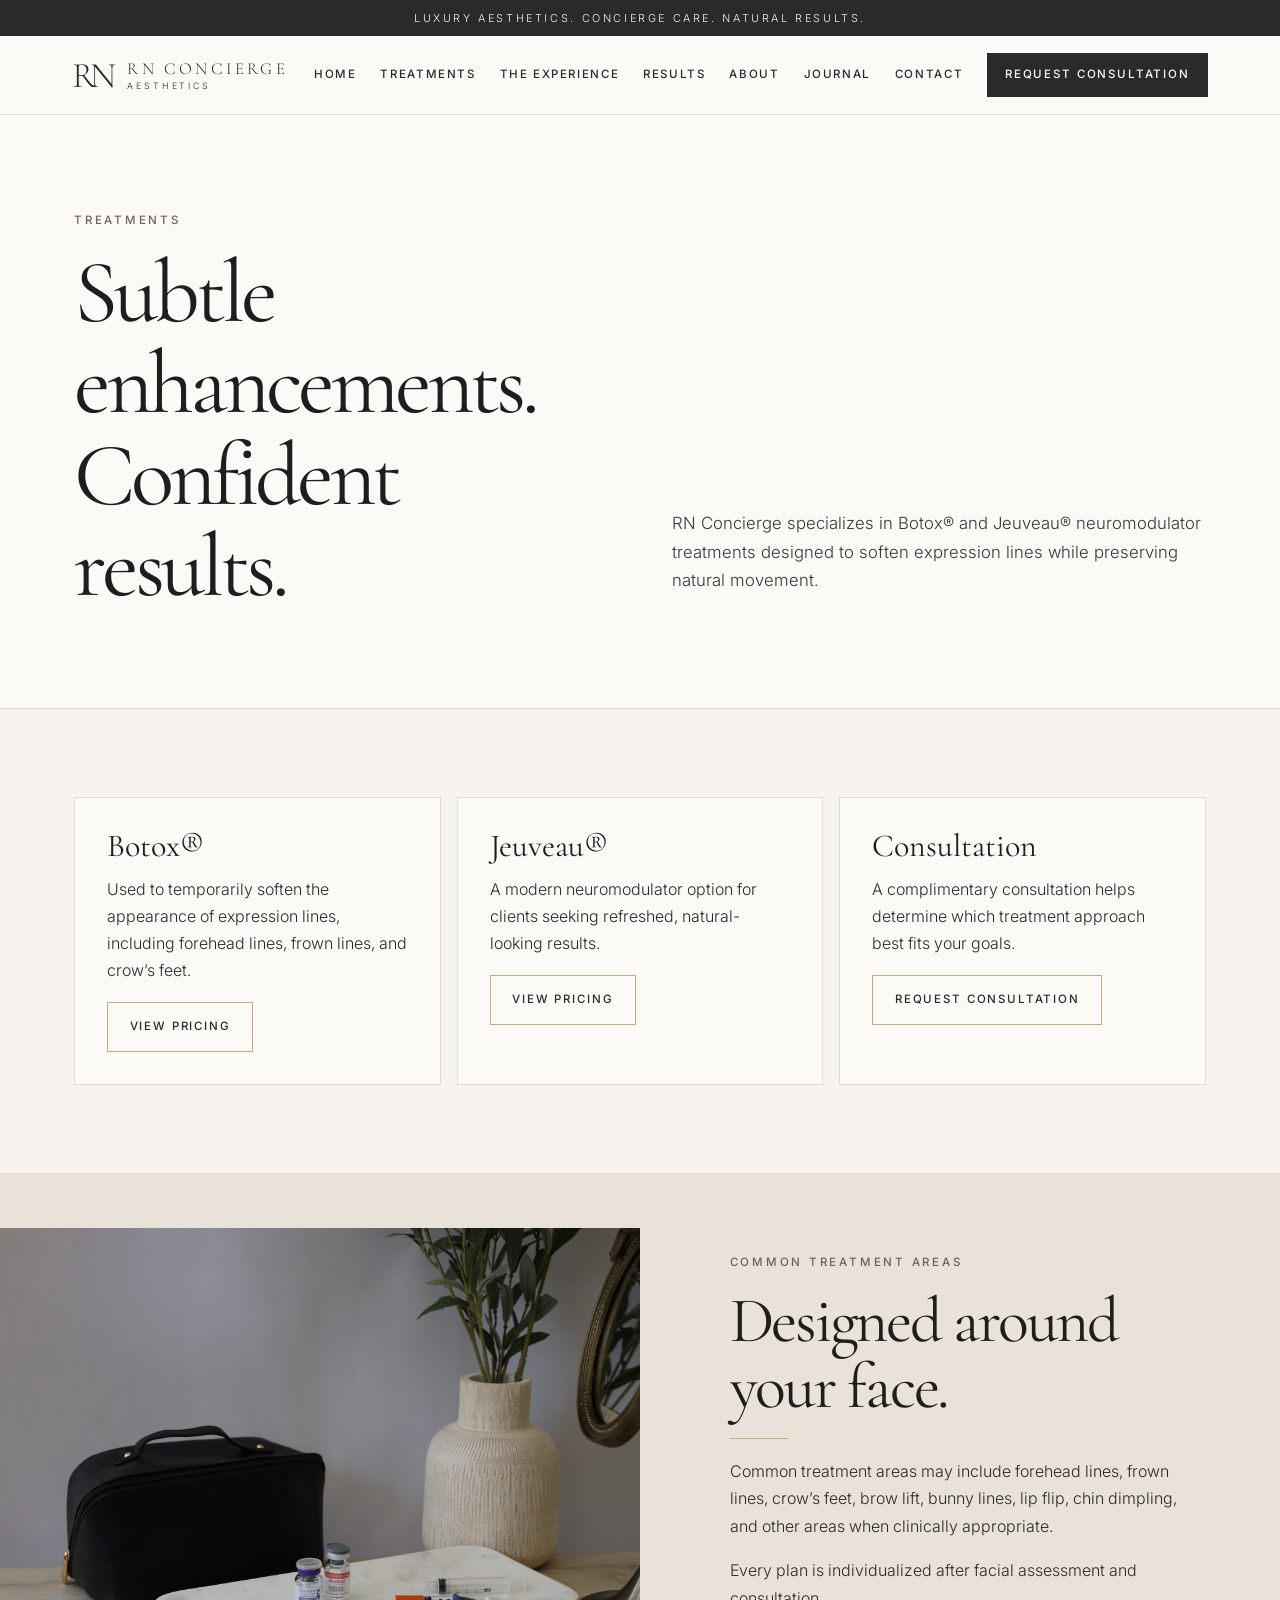
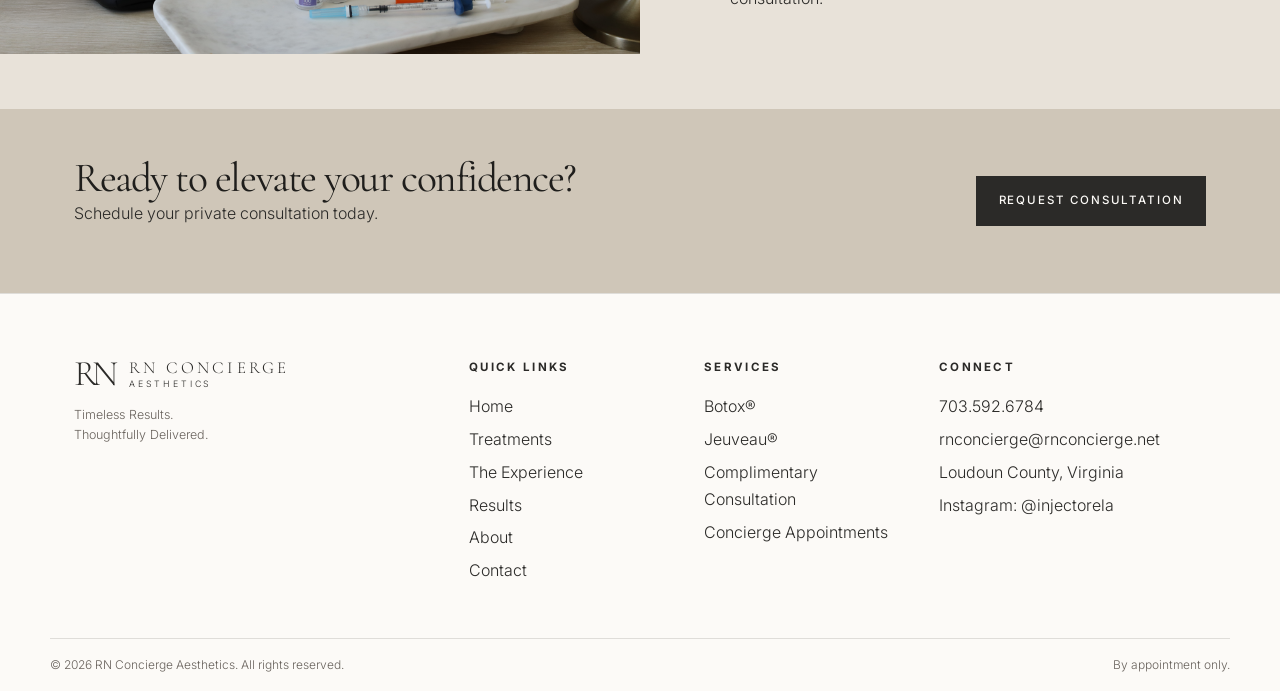
<file: treatments.html>
<!doctype html><html lang="en"><head><meta charset="utf-8"><meta name="viewport" content="width=device-width, initial-scale=1"><title>Treatments | Botox® & Jeuveau® Loudoun County</title><meta name="description" content="Botox® and Jeuveau® treatments by a Registered Nurse injector serving Loudoun County."><link rel="stylesheet" href="styles.css"><meta property="og:title" content="Treatments | Botox® & Jeuveau® Loudoun County"><meta property="og:description" content="Botox® and Jeuveau® treatments by a Registered Nurse injector serving Loudoun County."><meta property="og:type" content="website"><meta property="og:image" content="assets/ela-hero.png"></head><body><a class="skip" href="#main">Skip to content</a><div class="topline">Luxury aesthetics. Concierge care. Natural results.</div>
<header class="site-header"><nav class="nav" aria-label="Primary navigation"><a class="brand" href="index.html" aria-label="RN Concierge Aesthetics home"><span class="monogram">RN</span><span class="brand-text">RN Concierge<span>Aesthetics</span></span></a><div class="menu"><a href="index.html" >Home</a><a href="treatments.html" aria-current=page>Treatments</a><a href="experience.html" >The Experience</a><a href="results.html" >Results</a><a href="about.html" >About</a><a href="journal.html" >Journal</a><a href="contact.html" >Contact</a><a class="button" href="https://rnconcierge.myaestheticrecord.com" target="_blank" rel="noopener">Request Consultation</a></div><button class="mobile-toggle" aria-label="Open menu">☰</button></nav></header>
<main id="main"><section class="page-hero"><div class="wrap"><div><div class="eyebrow">Treatments</div><h1>Subtle enhancements. Confident results.</h1></div><p class="lead">RN Concierge specializes in Botox® and Jeuveau® neuromodulator treatments designed to soften expression lines while preserving natural movement.</p></div></section><section class="section"><div class="wrap content-grid"><div class="card"><h3>Botox®</h3><p>Used to temporarily soften the appearance of expression lines, including forehead lines, frown lines, and crow’s feet.</p><a class="btn light" href="pricing.html">View Pricing</a></div><div class="card"><h3>Jeuveau®</h3><p>A modern neuromodulator option for clients seeking refreshed, natural-looking results.</p><a class="btn light" href="pricing.html">View Pricing</a></div><div class="card"><h3>Consultation</h3><p>A complimentary consultation helps determine which treatment approach best fits your goals.</p><a class="btn light" href="https://rnconcierge.myaestheticrecord.com" target="_blank" rel="noopener">Request Consultation</a></div></div></section><section class="split experience-band"><div class="media"><img src="assets/treatment-kit.png" alt="Botox and Jeuveau treatment kit for RN Concierge Aesthetics"></div><div class="text"><div class="eyebrow">Common Treatment Areas</div><h2>Designed around your face.</h2><div class="rule"></div><p>Common treatment areas may include forehead lines, frown lines, crow’s feet, brow lift, bunny lines, lip flip, chin dimpling, and other areas when clinically appropriate.</p><p>Every plan is individualized after facial assessment and consultation.</p></div></section></main><section class="cta-band"><div class="cta-inner"><div><h2>Ready to elevate your confidence?</h2><p>Schedule your private consultation today.</p></div><a class="btn" href="https://rnconcierge.myaestheticrecord.com" target="_blank" rel="noopener">Request Consultation</a></div></section>
<footer class="footer"><div class="footer-grid"><div><a class="brand" href="index.html"><span class="monogram">RN</span><span class="brand-text">RN Concierge<span>Aesthetics</span></span></a><p class="fineprint" style="margin-top:1rem">Timeless Results.<br>Thoughtfully Delivered.</p></div><div><h4>Quick Links</h4><ul><li><a href="index.html">Home</a></li><li><a href="treatments.html">Treatments</a></li><li><a href="experience.html">The Experience</a></li><li><a href="results.html">Results</a></li><li><a href="about.html">About</a></li><li><a href="contact.html">Contact</a></li></ul></div><div><h4>Services</h4><ul><li>Botox®</li><li>Jeuveau®</li><li>Complimentary Consultation</li><li>Concierge Appointments</li></ul></div><div><h4>Connect</h4><ul><li><a href="tel:+17035926784">703.592.6784</a></li><li><a href="mailto:rnconcierge@rnconcierge.net">rnconcierge@rnconcierge.net</a></li><li>Loudoun County, Virginia</li><li><a href="https://www.instagram.com/injectorela" target="_blank" rel="noopener">Instagram: @injectorela</a></li></ul></div></div><div class="copyright"><span>© 2026 RN Concierge Aesthetics. All rights reserved.</span><span>By appointment only.</span></div></footer></body></html>
</file>
<file: styles.css>
@import url('https://fonts.googleapis.com/css2?family=Cormorant+Garamond:wght@400;500;600&family=Inter:wght@300;400;500;600&display=swap');

/* ========== Variables ========== */
:root {
  --linen: #FCFAF7;
  --ivory: #F7F4EF;
  --stone: #E8E2D9;
  --taupe: #CFC6B8;
  --charcoal: #2B2A28;
  --gold: #C8A977;
  --ink: #1f1e1c;
  --muted: #69635d;
  --border: rgba(43, 42, 40, .14);
  --max: 1180px;
  --gutter: 1.5rem;
  --gutter-sm: 1.35rem;
}

/* ========== Base styles ========== */
* {
  box-sizing: border-box;
}

html {
  scroll-behavior: smooth;
}

body {
  margin: 0;
  background: var(--ivory);
  color: var(--charcoal);
  font-family: Inter, Arial, sans-serif;
  font-weight: 300;
  line-height: 1.7;
}

img {
  max-width: 100%;
  display: block;
}

a {
  color: inherit;
  text-decoration: none;
}

.skip {
  position: absolute;
  left: -999px;
}

.skip:focus {
  left: 1rem;
  top: 1rem;
  background: white;
  padding: .75rem;
  z-index: 50;
}

/* ========== Header / navigation ========== */
.topline {
  background: var(--charcoal);
  color: var(--ivory);
  text-align: center;
  font-size: .68rem;
  letter-spacing: .24em;
  text-transform: uppercase;
  padding: .55rem 1rem;
}

.site-header {
  background: rgba(252, 250, 247, .94);
  border-bottom: 1px solid var(--border);
  position: sticky;
  top: 0;
  z-index: 30;
  backdrop-filter: blur(10px);
}

.nav {
  max-width: var(--max);
  margin: auto;
  display: flex;
  align-items: center;
  justify-content: space-between;
  padding: 1.05rem 1.4rem;
  gap: 1.5rem;
}

.brand {
  display: flex;
  align-items: center;
  gap: .9rem;
}

.monogram {
  font-family: 'Cormorant Garamond', serif;
  font-size: 2.25rem;
  line-height: .7;
  letter-spacing: -0.08em;
  position: relative;
}

.monogram::first-letter {
  letter-spacing: -0.18em;
}

.brand-text {
  font-family: 'Cormorant Garamond', serif;
  text-transform: uppercase;
  letter-spacing: .19em;
  font-size: 1.05rem;
  line-height: 1.15;
}

.brand-text span {
  display: block;
  font-family: Inter, sans-serif;
  font-size: .55rem;
  letter-spacing: .32em;
  margin-top: .14rem;
}

.menu {
  display: flex;
  align-items: center;
  gap: 1.5rem;
  font-size: .72rem;
  text-transform: uppercase;
  letter-spacing: .14em;
  font-weight: 500;
}

.button,
.btn {
  display: inline-block;
  background: var(--charcoal);
  color: var(--linen);
  padding: .88rem 1.35rem;
  font-size: .72rem;
  letter-spacing: .16em;
  text-transform: uppercase;
  border: 1px solid var(--charcoal);
  font-weight: 500;
}

.btn.light {
  background: transparent;
  color: var(--charcoal);
  border-color: var(--gold);
}

.menu .button {
  padding: .72rem 1.05rem;
}

.mobile-toggle {
  display: none;
  border: 0;
  background: none;
  font-size: 1.8rem;
}

/* ========== Shared page structure ========== */
.section {
  padding: 5.5rem 0;
}

.wrap {
  max-width: var(--max);
  margin: auto;
  padding: 0 var(--gutter);
}

.eyebrow {
  font-size: .72rem;
  letter-spacing: .24em;
  text-transform: uppercase;
  color: var(--muted);
  font-weight: 500;
  margin-bottom: 1rem;
}

.rule {
  width: 58px;
  height: 1px;
  background: var(--gold);
  margin: 1.2rem 0;
}

h1,
h2,
h3 {
  font-family: 'Cormorant Garamond', serif;
  font-weight: 400;
  line-height: 1.02;
  margin: 0;
  color: var(--ink);
}

h1 {
  font-size: clamp(3.2rem, 7vw, 6.6rem);
  letter-spacing: -0.045em;
}

h2 {
  font-size: clamp(2.4rem, 5vw, 4.2rem);
  letter-spacing: -0.035em;
}

h3 {
  font-size: clamp(1.55rem, 2.5vw, 2.2rem);
}

p {
  margin: 0 0 1.1rem;
}

.lead {
  font-size: 1.05rem;
  max-width: 540px;
  color: #393735;
}

/* ========== Hero section ========== */
.hero {
  min-height: 760px;
  display: grid;
  grid-template-columns: 42% 58%;
  align-items: center;
  border-bottom: 1px solid var(--border);
  background-color: var(--ivory);
  background-image:
    linear-gradient(90deg, var(--ivory) 0%,
  var(--ivory) 35%,
  rgba(247, 244, 239, .94) 45%,
  rgba(247, 244, 239, .62) 55%,
  rgba(247, 244, 239, .16) 65%,
  rgba(247, 244, 239, 0) 80%),
    url('assets/ela-hero.png');
  background-repeat: no-repeat, no-repeat;
  background-size: 100% 100%, auto 100%;
  background-position: center center, right center;
}

.hero-copy {
  padding-left: 2rem;
  padding-right: 2rem;
  position: relative;
  z-index: 1;
  justify-self: start;
  max-width: 38rem;
}

.hero-img {
  display: none;
}

/* ========== Value pillars ========== */
.pillars {
  background: var(--linen);
  border-bottom: 1px solid var(--border);
  border-top: 1px solid var(--border);
  padding: 3.4rem 0;
}

.pillar-grid {
  max-width: var(--max);
  margin: auto;
  padding: 0 var(--gutter);
  display: grid;
  grid-template-columns: repeat(4, 1fr);
}

.pillar {
  padding: 0 2rem;
  text-align: center;
  border-right: 1px solid var(--border);
}

.pillar:last-child {
  border-right: 0;
}

.icon {
  font-size: 1.55rem;
  color: var(--gold);
  margin-bottom: .75rem;
}

.pillar h3 {
  font-family: Inter, sans-serif;
  font-size: .78rem;
  letter-spacing: .17em;
  text-transform: uppercase;
  font-weight: 600;
  margin-bottom: .5rem;
}

.pillar p {
  font-size: .86rem;
  color: var(--muted);
  line-height: 1.55;
}

/* ========== Split sections ========== */
.split {
  display: grid;
  grid-template-columns: 1fr 1fr;
  align-items: center;
}

.split .text {
  padding: 5rem clamp(2rem, 7vw, 6rem);
}

.split .media {
  height: auto;
  background: var(--stone);
  overflow: hidden;
}

.split .media img {
  width: 100%;
  height: auto;
  object-fit: contain;
}

.split.about .media img {
  object-position: center top;
}

.experience-band {
  background: var(--stone);
}

.experience-band .media img {
  object-position: center;
}

/* ========== Results preview ========== */
.results-preview {
  background: var(--linen);
}

.results-head {
  display: flex;
  justify-content: space-between;
  align-items: end;
  gap: 2rem;
  margin-bottom: 2rem;
}

.ba-grid {
  display: grid;
  grid-template-columns: 1fr 1fr;
  gap: 2rem;
}

.ba-card {
  background: var(--ivory);
  border: 1px solid var(--border);
  padding: 1rem;
}

.ba-card img {
  width: 100%;
  height: auto;
}

.caption {
  display: flex;
  justify-content: space-between;
  font-size: .7rem;
  letter-spacing: .18em;
  text-transform: uppercase;
  color: var(--muted);
  padding-top: .7rem;
}

/* ========== Call to action ========== */
.cta-band {
  background: var(--taupe);
  padding: 3rem 0;
}

.cta-inner {
  max-width: var(--max);
  margin: auto;
  padding: 0 var(--gutter);
  display: flex;
  align-items: center;
  justify-content: space-between;
  gap: 2rem;
}

.cta-inner h2 {
  font-size: 2.6rem;
}

/* ========== Footer ========== */
.footer {
  background: var(--linen);
  border-top: 1px solid var(--border);
  padding: 4rem 0 1rem;
}

.footer-grid {
  max-width: var(--max);
  margin: auto;
  padding: 0 var(--gutter);
  display: grid;
  grid-template-columns: 1.3fr .7fr .7fr 1fr;
  gap: 3rem;
}

.footer h4 {
  font-size: .72rem;
  letter-spacing: .2em;
  text-transform: uppercase;
  margin: 0 0 1rem;
}

.footer ul {
  list-style: none;
  margin: 0;
  padding: 0;
}

.footer li {
  margin: .35rem 0;
}

.copyright {
  max-width: var(--max);
  margin: 3rem auto 0;
  border-top: 1px solid var(--border);
  padding-top: 1rem;
  font-size: .75rem;
  color: var(--muted);
  display: flex;
  justify-content: space-between;
}

/* ========== Page headings and cards ========== */
.page-hero {
  padding: 6rem 0;
  background: var(--linen);
  border-bottom: 1px solid var(--border);
}

.page-hero .wrap {
  display: grid;
  grid-template-columns: 1fr 1fr;
  gap: 4rem;
  align-items: end;
}

.content-grid {
  display: grid;
  grid-template-columns: repeat(3, 1fr);
  gap: 1rem;
}

.card {
  background: var(--linen);
  border: 1px solid var(--border);
  padding: 2rem;
}

.card h3 {
  margin-bottom: .8rem;
}

.steps {
  counter-reset: step;
}

.step {
  display: grid;
  grid-template-columns: 60px 1fr;
  gap: 1.5rem;
  padding: 1.4rem 0;
  border-bottom: 1px solid var(--border);
}

.step::before {
  counter-increment: step;
  content: '0' counter(step);
  font-family: 'Cormorant Garamond', serif;
  font-size: 2rem;
  color: var(--gold);
}

.price-table {
  background: var(--linen);
  border: 1px solid var(--border);
  max-width: 760px;
}

.price-row {
  display: flex;
  justify-content: space-between;
  padding: 1.3rem 1.5rem;
  border-bottom: 1px solid var(--border);
}

.price-row:last-child {
  border-bottom: 0;
}

.journal-list {
  display: grid;
  grid-template-columns: repeat(3, 1fr);
  gap: 1rem;
}

.fineprint {
  font-size: .78rem;
  color: var(--muted);
  line-height: 1.55;
}

.contact-grid {
  display: grid;
  grid-template-columns: 1fr 1fr;
  gap: 2rem;
}

.contact-box {
  background: var(--linen);
  border: 1px solid var(--border);
  padding: 2rem;
}

.notice {
  background: #fff;
  border-left: 3px solid var(--gold);
  padding: 1rem 1.2rem;
  color: var(--muted);
  font-size: .9rem;
}

.form label {
  display: block;
  font-size: .72rem;
  letter-spacing: .14em;
  text-transform: uppercase;
  margin: .85rem 0 .25rem;
}

.form input,
.form textarea {
  width: 100%;
  padding: .9rem;
  border: 1px solid var(--border);
  background: white;
  font: inherit;
}

.form textarea {
  min-height: 150px;
}

.image-note {
  font-size: .72rem;
  color: var(--muted);
  margin-top: .7rem;
}

.brand-board {
  display: grid;
  grid-template-columns: 1fr 1fr;
  gap: 1rem;
}

.swatches {
  display: flex;
  gap: .8rem;
  flex-wrap: wrap;
}

.swatch {
  width: 72px;
  height: 72px;
  border: 1px solid var(--border);
  display: flex;
  align-items: end;
  justify-content: center;
  font-size: .62rem;
  padding: .3rem;
  color: var(--charcoal);
}

/* ========== Responsive ========== */
@media (max-width: 900px) {
  .topline {
    font-size: .58rem;
  }

  .menu {
    display: none;
  }

  .mobile-toggle {
    display: block;
  }

  .wrap {
    padding: 0 var(--gutter-sm);
  }

  .nav {
    padding: .9rem 1rem;
  }

  .brand-text {
    font-size: .9rem;
  }

  .hero {
    display: flex;
    flex-direction: column;
    min-height: 0;
    background-image: none;
  }

  .hero-copy {
    padding: 4.2rem 1.35rem 2rem;
    width: 100%;
  }

  .hero-img {
    display: block;
    height: auto;
    width: 100%;
    object-fit: contain;
  }

  .pillar-grid,
  .split,
  .page-hero .wrap,
  .content-grid,
  .ba-grid,
  .footer-grid,
  .journal-list,
  .contact-grid,
  .brand-board {
    grid-template-columns: 1fr;
  }

  .pillar {
    border-right: 0;
    border-bottom: 1px solid var(--border);
    padding: 1.5rem;
  }

  .pillar:last-child {
    border-bottom: 0;
  }

  .split .media {
    height: auto;
  }

  .split .media img {
    height: auto;
    object-fit: contain;
  }

  .split .text {
    padding: 3.5rem 1.4rem;
  }

  .results-head,
  .cta-inner,
  .copyright {
    display: block;
  }

  .results-head .btn,
  .cta-inner .btn {
    margin-top: 1rem;
  }

  .section {
    padding: 4rem 0;
  }

  h1 {
    font-size: 3.4rem;
  }

  .footer-grid {
    gap: 2rem;
  }

  .page-hero {
    padding: 4rem 1.35rem;
  }

  .hero .eyebrow {
    max-width: 300px;
  }
}
</file>
